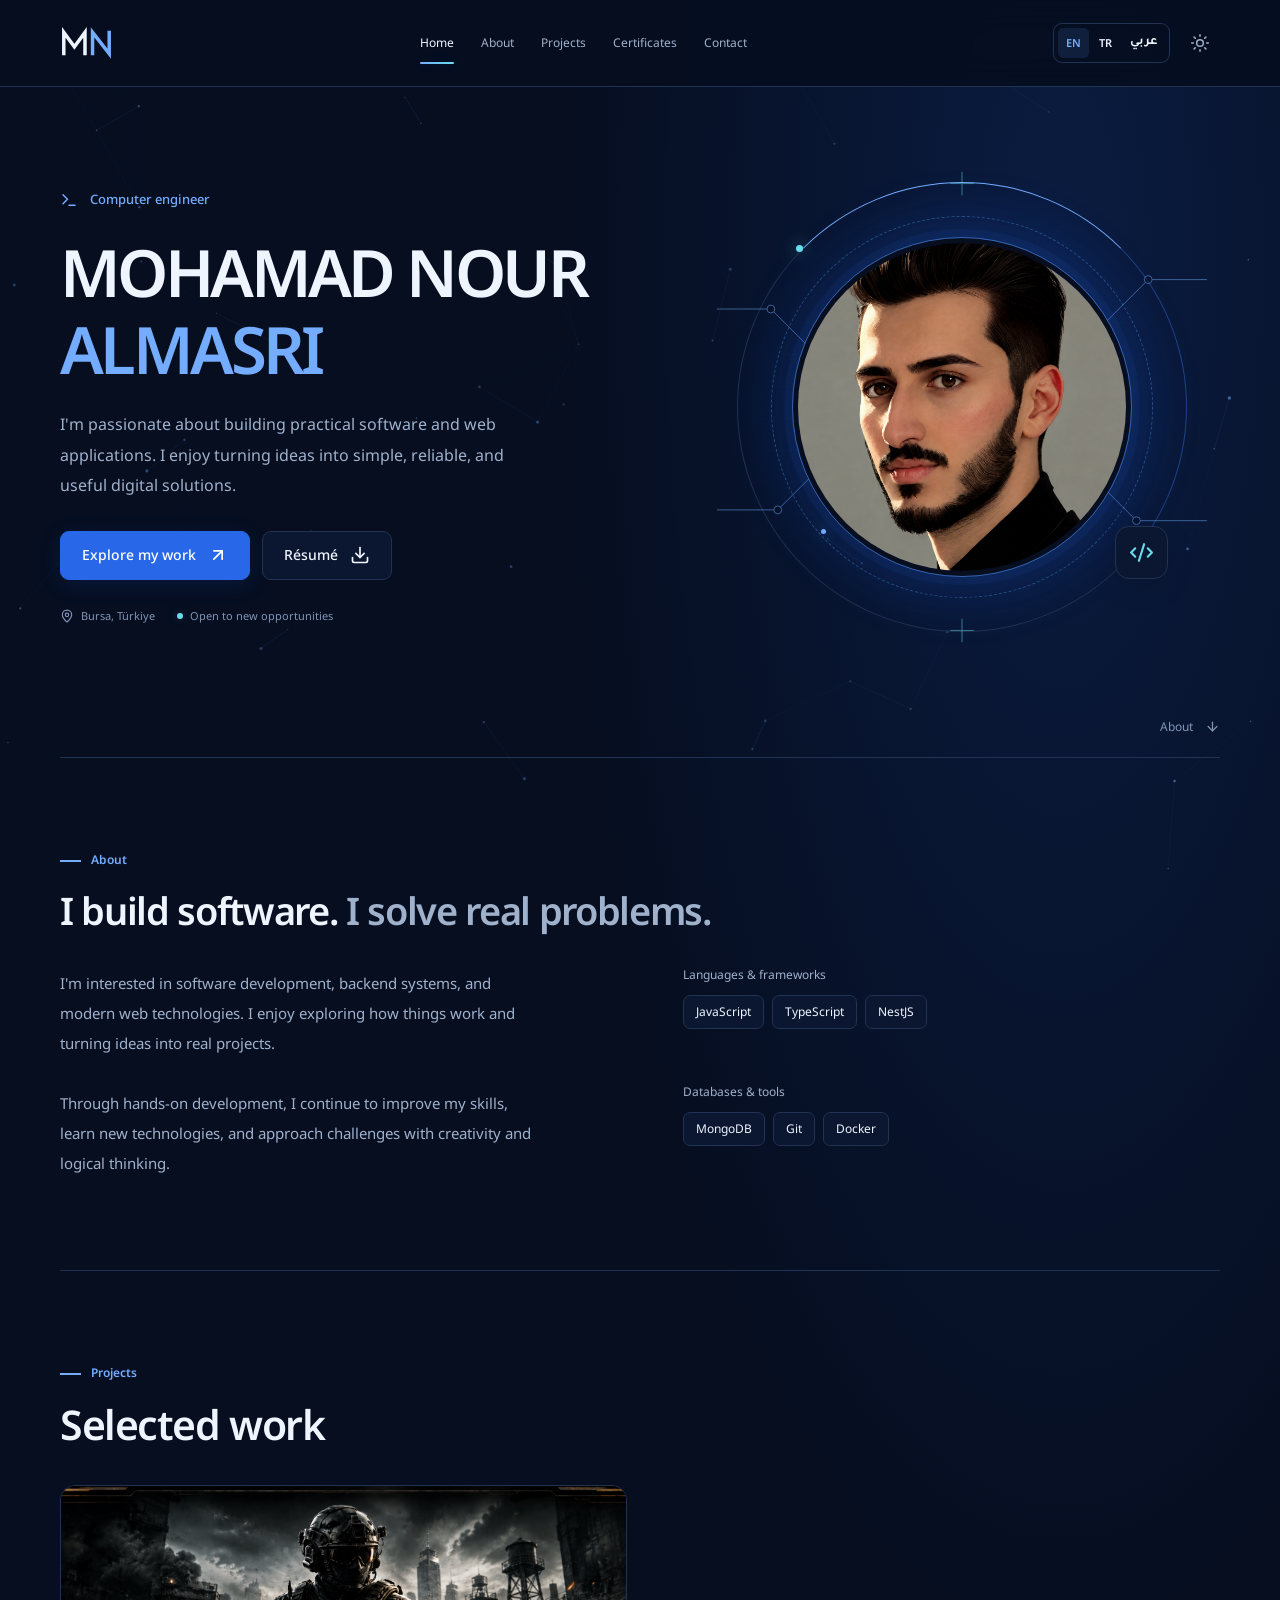
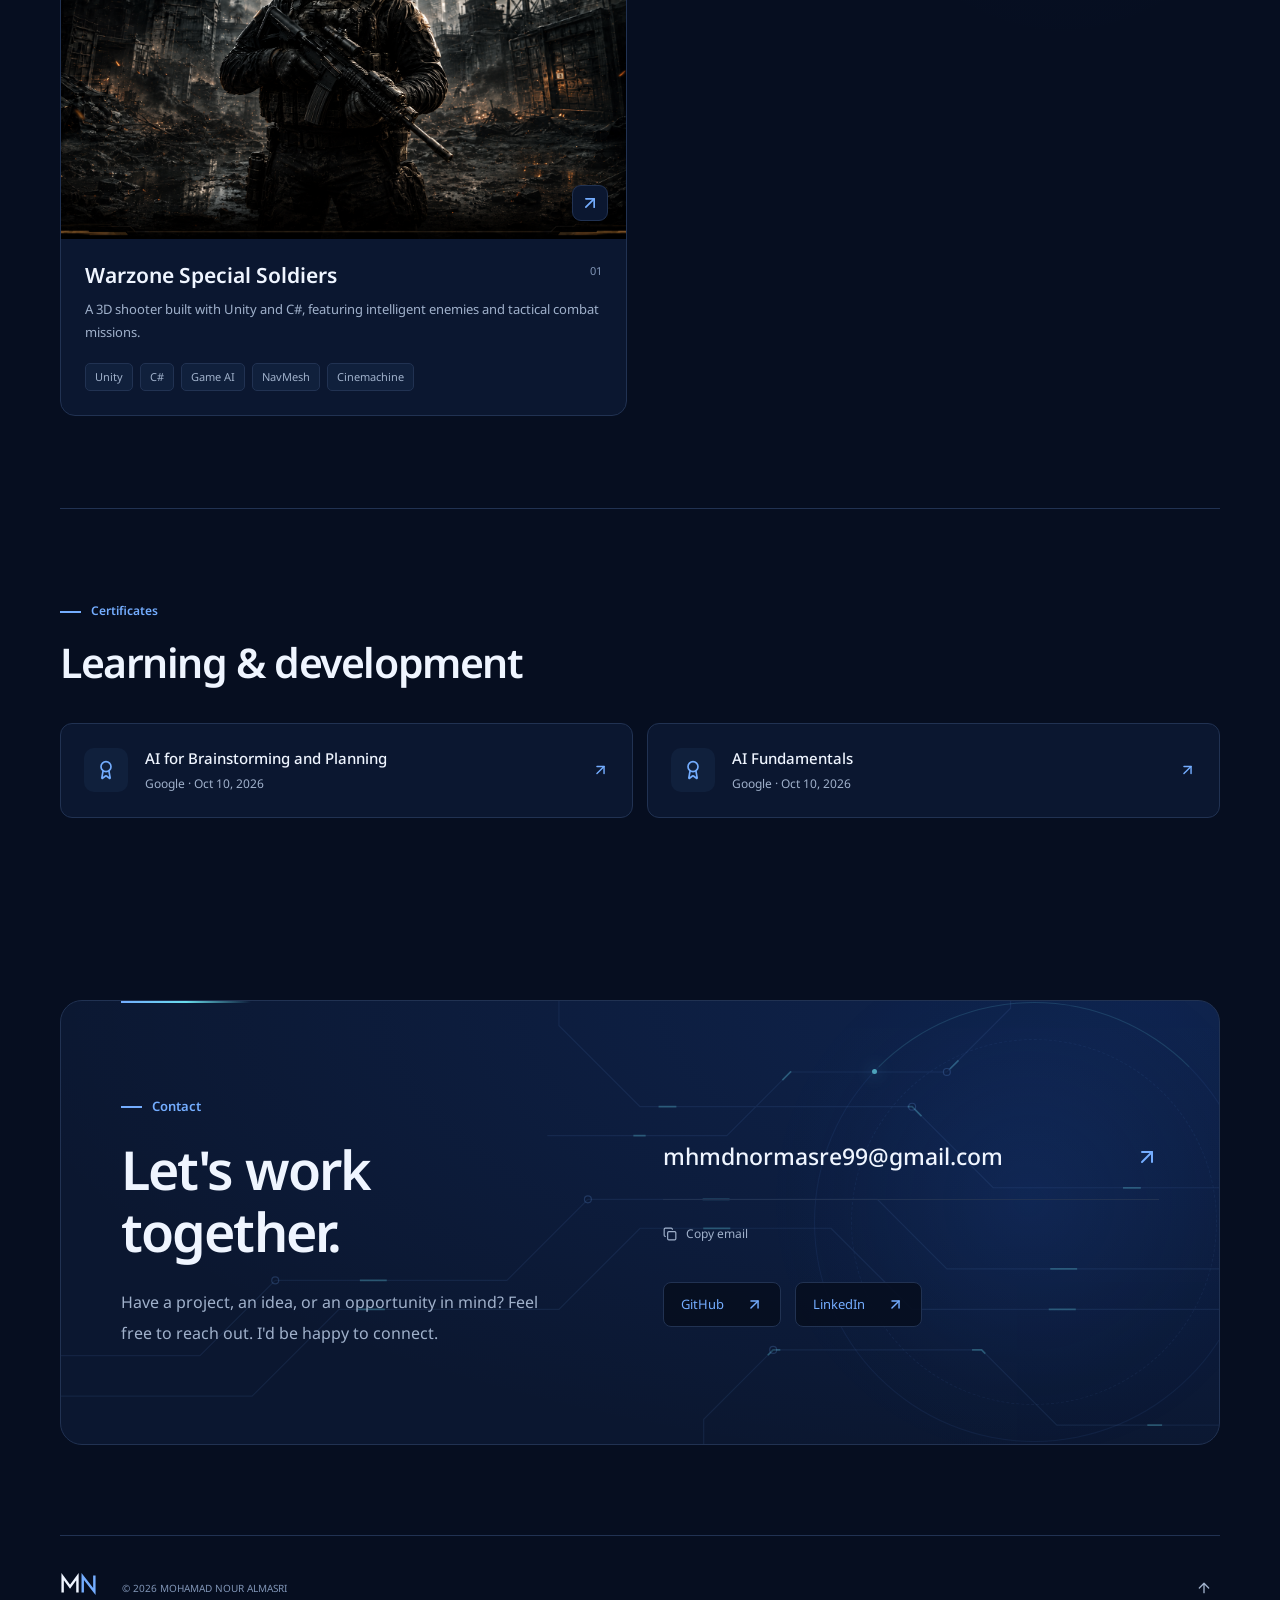
<file: index.html>
<!doctype html>
<html lang="en" dir="ltr" data-page="portfolio">
  <head>
    <meta charset="utf-8" />
    <meta name="viewport" content="width=device-width, initial-scale=1" />
    <meta name="theme-color" content="#060e20" />
    <meta
      name="description"
      content="I develop web applications and backend systems with a focus on clear, reliable software."
    />
    <meta name="robots" content="index,follow" />
    <meta property="og:type" content="website" />
    <meta
      property="og:title"
      content="Mohamad Nour Almasri | Computer engineer"
    />
    <meta
      property="og:description"
      content="I develop web applications and backend systems with a focus on clear, reliable software."
    />
    <title>Mohamad Nour Almasri | Computer engineer</title>
    <link rel="icon" href="assets/favicon.svg" type="image/svg+xml" />
    <script src="assets/js/theme.js"></script>
    <link rel="stylesheet" href="assets/fonts.css" />
    <link rel="stylesheet" href="assets/base.css" />
    <link rel="stylesheet" href="assets/portfolio.css" />
    <script defer src="data.js"></script>
    <script defer src="assets/js/dictionary.js"></script>
    <script defer src="assets/js/icons.js"></script>
    <script defer src="admin/auth-config.js"></script>
    <script defer src="assets/js/common.js?v=2"></script>
    <script defer src="assets/js/effects.js"></script>
    <script defer src="assets/js/portfolio.js"></script>
  </head>
  <body>
    <div id="app">
      <div class="language-root" data-locale="en" dir="ltr">
        <div class="portfolio" data-motion="on">
          <canvas class="site-particles" aria-hidden="true"></canvas>
          <a href="#main-content" class="skip-link">Skip to content</a>

          <header class="site-header">
            <div class="nav-wrap section-shell">
              <a
                href="#home"
                class="logo-link"
                aria-label="MN — Mohamad Nour Almasri"
                ><span class="brand brand-personal" dir="ltr"
                  ><svg
                    class="brand-symbol"
                    viewBox="0 0 70 44"
                    aria-label="MN"
                    role="img"
                  >
                    <path d="M5 36V8l14 19L33 8v28" />
                    <path d="M43 36V8l22 28V8" /></svg></span
              ></a>
              <nav id="primary-navigation" aria-label="Main navigation">
                <a href="#home" aria-current="location">Home</a
                ><a href="#about">About</a><a href="#contact">Contact</a>
              </nav>
              <div class="nav-actions">
                <div
                  class="language-switch"
                  role="group"
                  aria-label="Choose language"
                  dir="ltr"
                >
                  <svg
                    xmlns="http://www.w3.org/2000/svg"
                    width="20"
                    height="20"
                    viewBox="0 0 24 24"
                    fill="none"
                    stroke="currentColor"
                    stroke-width="2"
                    stroke-linecap="round"
                    stroke-linejoin="round"
                    class="lucide lucide-globe"
                    aria-hidden="true"
                  >
                    <circle cx="12" cy="12" r="10"></circle>
                    <path
                      d="M12 2a14.5 14.5 0 0 0 0 20 14.5 14.5 0 0 0 0-20"
                    ></path>
                    <path d="M2 12h20"></path></svg
                  ><button
                    type="button"
                    data-lang="en"
                    lang="en"
                    aria-label="English"
                    aria-pressed="true"
                  >
                    EN</button
                  ><button
                    type="button"
                    data-lang="tr"
                    lang="tr"
                    aria-label="Türkçe"
                    aria-pressed="false"
                  >
                    TR</button
                  ><button
                    type="button"
                    data-lang="ar"
                    lang="ar"
                    aria-label="العربية"
                    aria-pressed="false"
                  >
                    عربي
                  </button>
                </div>
                <button
                  class="icon-button theme-toggle"
                  type="button"
                  data-action="theme-toggle"
                  aria-label="Switch to light mode"
                  title="Switch to light mode"
                  aria-pressed="false"
                >
                  <svg
                    xmlns="http://www.w3.org/2000/svg"
                    width="20"
                    height="20"
                    viewBox="0 0 24 24"
                    fill="none"
                    stroke="currentColor"
                    stroke-width="1.8"
                    stroke-linecap="round"
                    stroke-linejoin="round"
                    aria-hidden="true"
                  >
                    <circle cx="12" cy="12" r="4" />
                    <path
                      d="M12 2v2m0 16v2M4.93 4.93l1.42 1.42m11.3 11.3 1.42 1.42M2 12h2m16 0h2M4.93 19.07l1.42-1.42m11.3-11.3 1.42-1.42"
                    />
                  </svg></button
                ><button
                  class="icon-button mobile-toggle"
                  data-action="menu"
                  aria-expanded="false"
                  aria-controls="primary-navigation"
                  aria-label="Menu"
                >
                  <svg
                    xmlns="http://www.w3.org/2000/svg"
                    width="20"
                    height="20"
                    viewBox="0 0 24 24"
                    fill="none"
                    stroke="currentColor"
                    stroke-width="2"
                    stroke-linecap="round"
                    stroke-linejoin="round"
                    class="lucide lucide-menu"
                    aria-hidden="true"
                  >
                    <path d="M4 5h16"></path>
                    <path d="M4 12h16"></path>
                    <path d="M4 19h16"></path>
                  </svg>
                </button>
              </div>
            </div>
          </header>
          <main id="main-content">
            <section id="home" class="hero section-shell">
              <div class="hero-grid">
                <div class="hero-copy">
                  <p class="hero-role">
                    <svg
                      xmlns="http://www.w3.org/2000/svg"
                      width="20"
                      height="20"
                      viewBox="0 0 24 24"
                      fill="none"
                      stroke="currentColor"
                      stroke-width="2"
                      stroke-linecap="round"
                      stroke-linejoin="round"
                      class="lucide lucide-terminal"
                      aria-hidden="true"
                    >
                      <path d="M12 19h8"></path>
                      <path d="m4 17 6-6-6-6"></path></svg
                    ><span>Computer engineer</span>
                  </p>
                  <h1 class="hero-name">Mohamad Nour <span>Almasri</span></h1>
                  <p class="hero-description">
                    I develop web applications and backend systems with a focus
                    on clear, reliable software.
                  </p>
                  <div class="hero-buttons">
                    <a href="#contact" class="button primary"
                      >Let’s talk<svg
                        xmlns="http://www.w3.org/2000/svg"
                        width="20"
                        height="20"
                        viewBox="0 0 24 24"
                        fill="none"
                        stroke="currentColor"
                        stroke-width="2"
                        stroke-linecap="round"
                        stroke-linejoin="round"
                        class="lucide lucide-arrow-up-right"
                        aria-hidden="true"
                      >
                        <path d="M7 7h10v10"></path>
                        <path d="M7 17 17 7"></path></svg
                    ></a>
                    <a
                      class="button secondary"
                      href="./assets/profile/resume.pdf"
                      data-action="resume"
                      target="_blank"
                      rel="noopener noreferrer"
                      >Résumé<svg
                        xmlns="http://www.w3.org/2000/svg"
                        width="20"
                        height="20"
                        viewBox="0 0 24 24"
                        fill="none"
                        stroke="currentColor"
                        stroke-width="2"
                        stroke-linecap="round"
                        stroke-linejoin="round"
                        class="lucide lucide-download"
                        aria-hidden="true"
                      >
                        <path d="M12 15V3"></path>
                        <path
                          d="M21 15v4a2 2 0 0 1-2 2H5a2 2 0 0 1-2-2v-4"
                        ></path>
                        <path d="m7 10 5 5 5-5"></path></svg
                    ></a>
                  </div>
                  <div class="hero-meta">
                    <span
                      ><svg
                        xmlns="http://www.w3.org/2000/svg"
                        width="20"
                        height="20"
                        viewBox="0 0 24 24"
                        fill="none"
                        stroke="currentColor"
                        stroke-width="2"
                        stroke-linecap="round"
                        stroke-linejoin="round"
                        class="lucide lucide-map-pin"
                        aria-hidden="true"
                      >
                        <path
                          d="M20 10c0 4.993-5.539 10.193-7.399 11.799a1 1 0 0 1-1.202 0C9.539 20.193 4 14.993 4 10a8 8 0 0 1 16 0"
                        ></path>
                        <circle cx="12" cy="10" r="3"></circle></svg
                      >Bursa, Türkiye</span
                    ><span class="availability"
                      ><i></i>Open to new opportunities</span
                    >
                  </div>
                </div>
                <div class="portrait-stage">
                  <div class="portrait-grid" aria-hidden="true"></div>
                  <div class="portrait-orbit orbit-outer" aria-hidden="true">
                    <i></i>
                  </div>
                  <div class="portrait-orbit orbit-inner" aria-hidden="true">
                    <i></i>
                  </div>
                  <svg
                    class="portrait-traces"
                    viewBox="0 0 500 500"
                    fill="none"
                    aria-hidden="true"
                  >
                    <path
                      d="M0 150h55l45 45h26M0 355h62l32-32h26M500 120h-60l-47 47h-22M500 366h-72l-37-37h-27"
                    />
                    <circle cx="55" cy="150" r="4" />
                    <circle cx="440" cy="120" r="4" />
                    <circle cx="62" cy="355" r="4" />
                    <circle cx="428" cy="366" r="4" />
                    <path
                      class="trace-ticks"
                      d="M238 22h24M250 10v24M238 478h24M250 466v24"
                    />
                  </svg>
                  <div class="portrait-frame">
                    <img
                      src="./assets/profile/avatar.png"
                      alt="Mohamad Nour Almasri"
                      width="516"
                      height="718"
                      fetchpriority="high"
                      decoding="async"
                      style="object-position: 50% 35%"
                    />
                  </div>
                  <span class="portrait-mark" aria-hidden="true"
                    ><svg
                      xmlns="http://www.w3.org/2000/svg"
                      width="20"
                      height="20"
                      viewBox="0 0 24 24"
                      fill="none"
                      stroke="currentColor"
                      stroke-width="2"
                      stroke-linecap="round"
                      stroke-linejoin="round"
                      class="lucide lucide-code-xml"
                      aria-hidden="true"
                    >
                      <path d="m18 16 4-4-4-4"></path>
                      <path d="m6 8-4 4 4 4"></path>
                      <path d="m14.5 4-5 16"></path></svg
                  ></span>
                </div>
              </div>
              <div class="hero-baseline">
                <a href="#about"
                  >About<svg
                    xmlns="http://www.w3.org/2000/svg"
                    width="20"
                    height="20"
                    viewBox="0 0 24 24"
                    fill="none"
                    stroke="currentColor"
                    stroke-width="2"
                    stroke-linecap="round"
                    stroke-linejoin="round"
                    class="lucide lucide-arrow-down"
                    aria-hidden="true"
                  >
                    <path d="M12 5v14"></path>
                    <path d="m19 12-7 7-7-7"></path></svg
                ></a>
              </div>
            </section>
            <section
              id="about"
              class="about-section section-shell section-space"
              data-reveal
            >
              <div class="section-heading">
                <span class="section-kicker">About</span>
                <h2>I build software. <span>I solve real problems.</span></h2>
              </div>
              <div class="about-grid">
                <p class="about-description preserve-lines">
                  I enjoy understanding how systems work and turning ideas into
                  practical software. My focus is backend development,
                  databases, and the details that make a web application work
                  well.
                </p>
                <div class="skills-list">
                  <div class="skill-group">
                    <h3>Languages &amp; frameworks</h3>
                    <div class="skill-pills">
                      <span dir="auto">JavaScript</span
                      ><span dir="auto">TypeScript</span
                      ><span dir="auto">Node.js</span
                      ><span dir="auto">NestJS</span>
                    </div>
                  </div>
                  <div class="skill-group">
                    <h3>Databases &amp; tools</h3>
                    <div class="skill-pills">
                      <span dir="auto">PostgreSQL</span
                      ><span dir="auto">MongoDB</span><span dir="auto">Git</span
                      ><span dir="auto">Docker</span>
                    </div>
                  </div>
                </div>
              </div>
            </section>

            <section
              id="contact"
              class="contact-section section-shell section-space"
              data-reveal
            >
              <div class="contact-panel">
                <div class="contact-visual" aria-hidden="true">
                  <div class="contact-halo"></div>
                  <div class="contact-orbit"><i></i></div>
                  <svg
                    class="contact-circuits"
                    viewBox="0 0 1000 500"
                    preserveAspectRatio="xMidYMid slice"
                    fill="none"
                  >
                    <g class="circuit-tracks">
                      <path
                        d="M-40 365H120L185 300H385L455 230H705L765 290H1040"
                      />
                      <path
                        d="M-40 400H165L240 325H430L500 255H665L735 325H1040"
                      />
                      <path d="M430 -20V80L500 150H735L805 220H1040" />
                      <path d="M555 520V420L615 360H795L860 425H1040" />
                      <path d="M820 -20V65L765 120H630L575 175H420" />
                    </g>
                    <g class="circuit-signals">
                      <path
                        d="M-40 365H120L185 300H385L455 230H705L765 290H1040"
                        pathLength="100"
                        style="animation-delay: -0s"
                      />
                      <path
                        d="M-40 400H165L240 325H430L500 255H665L735 325H1040"
                        pathLength="100"
                        style="animation-delay: -2.8s"
                      />
                      <path
                        d="M430 -20V80L500 150H735L805 220H1040"
                        pathLength="100"
                        style="animation-delay: -5.6s"
                      />
                      <path
                        d="M555 520V420L615 360H795L860 425H1040"
                        pathLength="100"
                        style="animation-delay: -8.399999999999999s"
                      />
                      <path
                        d="M820 -20V65L765 120H630L575 175H420"
                        pathLength="100"
                        style="animation-delay: -11.2s"
                      />
                    </g>
                    <g class="circuit-nodes">
                      <circle cx="185" cy="300" r="3" />
                      <circle cx="455" cy="230" r="3" />
                      <circle cx="735" cy="150" r="3" />
                      <circle cx="615" cy="360" r="3" />
                      <circle cx="765" cy="120" r="3" />
                    </g>
                  </svg>
                </div>
                <div class="contact-copy">
                  <span class="section-kicker">Contact</span>
                  <h2>Let&#39;s work together.</h2>
                  <p>
                    Have a project, an idea, or an opportunity in mind? Feel
                    free to reach out. I&#39;d be happy to connect.
                  </p>
                </div>
                <div class="contact-links">
                  <a
                    class="contact-email"
                    href="mailto:mhmdnormasre99@gmail.com"
                    ><span dir="ltr">mhmdnormasre99@gmail.com</span
                    ><svg
                      xmlns="http://www.w3.org/2000/svg"
                      width="20"
                      height="20"
                      viewBox="0 0 24 24"
                      fill="none"
                      stroke="currentColor"
                      stroke-width="2"
                      stroke-linecap="round"
                      stroke-linejoin="round"
                      class="lucide lucide-arrow-up-right"
                      aria-hidden="true"
                    >
                      <path d="M7 7h10v10"></path>
                      <path d="M7 17 17 7"></path></svg></a
                  ><button
                    class="text-link email-copy"
                    data-action="copy-email"
                  >
                    <svg
                      xmlns="http://www.w3.org/2000/svg"
                      width="20"
                      height="20"
                      viewBox="0 0 24 24"
                      fill="none"
                      stroke="currentColor"
                      stroke-width="2"
                      stroke-linecap="round"
                      stroke-linejoin="round"
                      class="lucide lucide-copy"
                      aria-hidden="true"
                    >
                      <rect
                        width="14"
                        height="14"
                        x="8"
                        y="8"
                        rx="2"
                        ry="2"
                      ></rect>
                      <path
                        d="M4 16c-1.1 0-2-.9-2-2V4c0-1.1.9-2 2-2h10c1.1 0 2 .9 2 2"
                      ></path></svg
                    >Copy email
                  </button>
                  <div class="social-links">
                    <a
                      class="text-link"
                      href="https://github.com/M-Nour-44"
                      target="_blank"
                      rel="noopener noreferrer"
                      >GitHub<svg
                        xmlns="http://www.w3.org/2000/svg"
                        width="20"
                        height="20"
                        viewBox="0 0 24 24"
                        fill="none"
                        stroke="currentColor"
                        stroke-width="2"
                        stroke-linecap="round"
                        stroke-linejoin="round"
                        class="lucide lucide-arrow-up-right"
                        aria-hidden="true"
                      >
                        <path d="M7 7h10v10"></path>
                        <path d="M7 17 17 7"></path></svg></a
                    ><a
                      class="text-link"
                      href="https://www.linkedin.com/in/mohamad-nour-almasri-5142a1296/"
                      target="_blank"
                      rel="noopener noreferrer"
                      >LinkedIn<svg
                        xmlns="http://www.w3.org/2000/svg"
                        width="20"
                        height="20"
                        viewBox="0 0 24 24"
                        fill="none"
                        stroke="currentColor"
                        stroke-width="2"
                        stroke-linecap="round"
                        stroke-linejoin="round"
                        class="lucide lucide-arrow-up-right"
                        aria-hidden="true"
                      >
                        <path d="M7 7h10v10"></path>
                        <path d="M7 17 17 7"></path></svg
                    ></a>
                  </div>
                </div>
              </div>
            </section>
          </main>
          <footer class="site-footer section-shell">
            <div class="footer-identity">
              <a href="#home" aria-label="MN"
                ><span class="brand brand-personal" dir="ltr"
                  ><svg
                    class="brand-symbol"
                    viewBox="0 0 70 44"
                    aria-label="MN"
                    role="img"
                  >
                    <path d="M5 36V8l14 19L33 8v28" />
                    <path d="M43 36V8l22 28V8" /></svg></span></a
              ><small>© 2026 Mohamad Nour Almasri</small>
            </div>
            <div class="footer-actions">
              <a
                href="#home"
                class="icon-button back-top"
                aria-label="Back to top"
                ><svg
                  xmlns="http://www.w3.org/2000/svg"
                  width="20"
                  height="20"
                  viewBox="0 0 24 24"
                  fill="none"
                  stroke="currentColor"
                  stroke-width="2"
                  stroke-linecap="round"
                  stroke-linejoin="round"
                  class="lucide lucide-arrow-up"
                  aria-hidden="true"
                >
                  <path d="m5 12 7-7 7 7"></path>
                  <path d="M12 19V5"></path></svg
              ></a>
            </div>
          </footer>
        </div>
      </div>
    </div>
    <noscript
      ><p class="preview-notice">
        Enable JavaScript for language switching and interactive details.
      </p></noscript
    >
  </body>
</html>
</file>
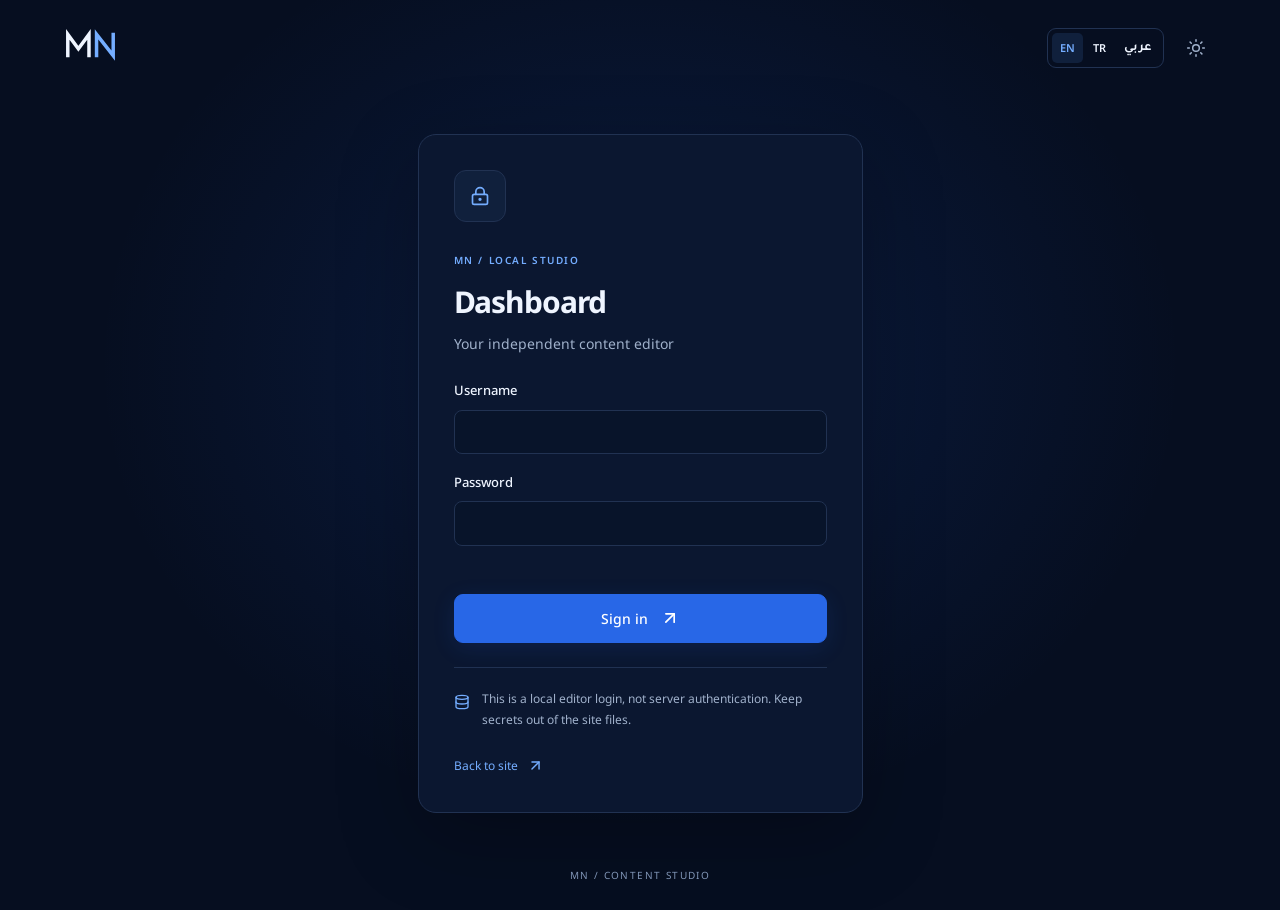
<file: admin/index.html>
<!doctype html>
<html lang="en" dir="ltr" data-page="admin">
  <head>
    <meta charset="utf-8" />
    <meta name="viewport" content="width=device-width, initial-scale=1" />
    <meta name="theme-color" content="#060e20" />
    <meta name="description" content="MN local content studio." />
    <meta name="robots" content="noindex,nofollow" />

    <title>MN | Dashboard</title>
    <link rel="icon" href="../assets/favicon.svg" type="image/svg+xml" />
    <script src="../assets/js/theme.js"></script>
    <link rel="stylesheet" href="../assets/fonts.css" />
    <link rel="stylesheet" href="../assets/base.css" />
    <link rel="stylesheet" href="../assets/admin.css" />
    <script defer src="../data.js"></script>
    <script defer src="../assets/js/dictionary.js"></script>
    <script defer src="../assets/js/icons.js"></script>
    <script defer src="../admin/auth-config.js"></script>
    <script defer src="../assets/js/common.js?v=2"></script>
    <script defer src="../assets/js/portfolio.js"></script>
    <script defer src="../assets/js/document.js"></script>
    <script defer src="../assets/js/admin.js"></script>
  </head>
  <body>
    <div id="app">
      <div class="language-root" data-locale="en">
        <div class="login-screen">
          <div class="login-top">
            <a href="../index.html"
              ><span class="brand brand-personal" dir="ltr"
                ><svg
                  class="brand-symbol"
                  viewBox="0 0 70 44"
                  aria-label="MN"
                  role="img"
                >
                  <path d="M5 36V8l14 19L33 8v28" />
                  <path d="M43 36V8l22 28V8" /></svg></span
            ></a>
            <div class="login-top-actions">
              <div
                class="language-switch"
                role="group"
                aria-label="Choose language"
                dir="ltr"
              >
                <svg
                  xmlns="http://www.w3.org/2000/svg"
                  width="20"
                  height="20"
                  viewBox="0 0 24 24"
                  fill="none"
                  stroke="currentColor"
                  stroke-width="2"
                  stroke-linecap="round"
                  stroke-linejoin="round"
                  class="lucide lucide-globe"
                  aria-hidden="true"
                >
                  <circle cx="12" cy="12" r="10"></circle>
                  <path
                    d="M12 2a14.5 14.5 0 0 0 0 20 14.5 14.5 0 0 0 0-20"
                  ></path>
                  <path d="M2 12h20"></path></svg
                ><button
                  type="button"
                  data-lang="en"
                  lang="en"
                  aria-label="English"
                  aria-pressed="true"
                >
                  EN</button
                ><button
                  type="button"
                  data-lang="tr"
                  lang="tr"
                  aria-label="Türkçe"
                  aria-pressed="false"
                >
                  TR</button
                ><button
                  type="button"
                  data-lang="ar"
                  lang="ar"
                  aria-label="العربية"
                  aria-pressed="false"
                >
                  عربي
                </button>
              </div>
              <button
                class="icon-button theme-toggle"
                type="button"
                data-action="theme-toggle"
                aria-label="Switch to light mode"
                title="Switch to light mode"
                aria-pressed="false"
              >
                <svg
                  xmlns="http://www.w3.org/2000/svg"
                  width="20"
                  height="20"
                  viewBox="0 0 24 24"
                  fill="none"
                  stroke="currentColor"
                  stroke-width="1.8"
                  stroke-linecap="round"
                  stroke-linejoin="round"
                  aria-hidden="true"
                >
                  <circle cx="12" cy="12" r="4" />
                  <path
                    d="M12 2v2m0 16v2M4.93 4.93l1.42 1.42m11.3 11.3 1.42 1.42M2 12h2m16 0h2M4.93 19.07l1.42-1.42m11.3-11.3 1.42-1.42"
                  />
                </svg>
              </button>
            </div>
          </div>
          <main class="login-card">
            <div class="login-emblem">
              <svg
                xmlns="http://www.w3.org/2000/svg"
                width="20"
                height="20"
                viewBox="0 0 24 24"
                fill="none"
                stroke="currentColor"
                stroke-width="2"
                stroke-linecap="round"
                stroke-linejoin="round"
                class="lucide lucide-lock-keyhole"
                aria-hidden="true"
              >
                <circle cx="12" cy="16" r="1"></circle>
                <rect x="3" y="10" width="18" height="12" rx="2"></rect>
                <path d="M7 10V7a5 5 0 0 1 10 0v3"></path>
              </svg>
            </div>
            <span class="eyebrow" dir="ltr">MN / LOCAL STUDIO</span>
            <h1>Dashboard</h1>
            <p>Your independent content editor</p>
            <form id="login-form">
              <label class="field"
                ><span>Username</span
                ><input
                  name="username"
                  autocomplete="username"
                  value=""
                  maxlength="2000"
                  required
                  dir="auto" /></label
              ><label class="field"
                ><span>Password</span
                ><input
                  name="password"
                  type="password"
                  autocomplete="current-password"
                  value=""
                  maxlength="2000"
                  required
                  dir="auto"
              /></label>
              <p id="login-error" class="form-error" role="alert"></p>
              <button class="button primary" type="submit">
                Sign in<svg
                  xmlns="http://www.w3.org/2000/svg"
                  width="20"
                  height="20"
                  viewBox="0 0 24 24"
                  fill="none"
                  stroke="currentColor"
                  stroke-width="2"
                  stroke-linecap="round"
                  stroke-linejoin="round"
                  class="lucide lucide-arrow-up-right"
                  aria-hidden="true"
                >
                  <path d="M7 7h10v10"></path>
                  <path d="M7 17 17 7"></path>
                </svg>
              </button>
            </form>
            <div class="local-explanation">
              <svg
                xmlns="http://www.w3.org/2000/svg"
                width="20"
                height="20"
                viewBox="0 0 24 24"
                fill="none"
                stroke="currentColor"
                stroke-width="2"
                stroke-linecap="round"
                stroke-linejoin="round"
                class="lucide lucide-database"
                aria-hidden="true"
              >
                <ellipse cx="12" cy="5" rx="9" ry="3"></ellipse>
                <path d="M3 5V19A9 3 0 0 0 21 19V5"></path>
                <path d="M3 12A9 3 0 0 0 21 12"></path>
              </svg>
              <p>
                This is a local editor login, not server authentication. Keep
                secrets out of the site files.
              </p>
            </div>
            <a class="text-link" href="../index.html"
              >Back to site<svg
                xmlns="http://www.w3.org/2000/svg"
                width="20"
                height="20"
                viewBox="0 0 24 24"
                fill="none"
                stroke="currentColor"
                stroke-width="2"
                stroke-linecap="round"
                stroke-linejoin="round"
                class="lucide lucide-arrow-up-right"
                aria-hidden="true"
              >
                <path d="M7 7h10v10"></path>
                <path d="M7 17 17 7"></path></svg
            ></a>
          </main>
          <span class="login-footer" dir="ltr">MN / CONTENT STUDIO</span>
        </div>
      </div>
    </div>
    <noscript
      ><p class="preview-notice">
        Enable JavaScript to use the content editor.
      </p></noscript
    >
  </body>
</html>
</file>
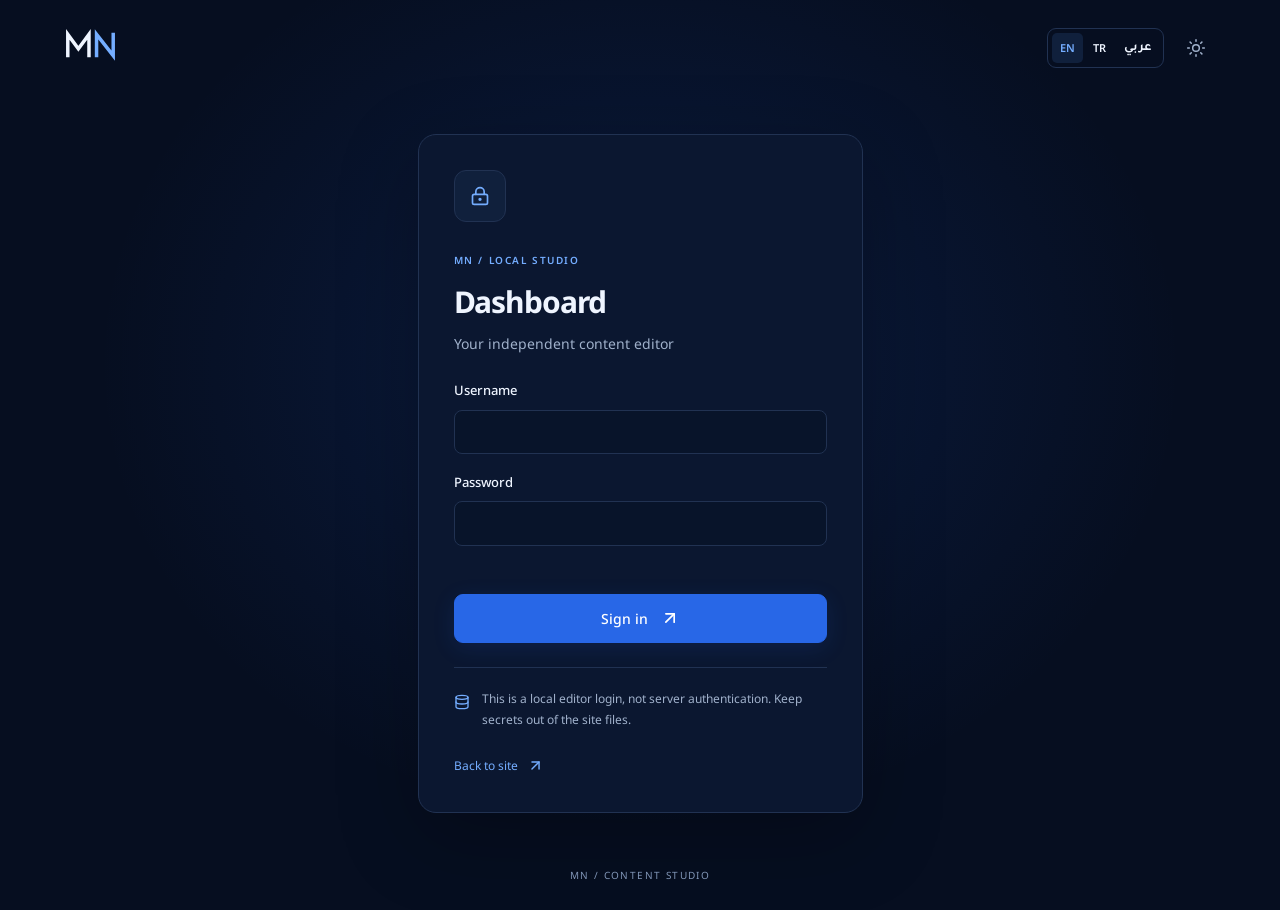
<file: admin.html>
<!doctype html>
<html lang="en">
  <meta charset="utf-8" /><meta name="robots" content="noindex" /><title>
    MN Admin
  </title>
  <script>
    location.replace("./admin/" + location.search + location.hash);
  </script>
  <a href="./admin/">Open admin</a>
</html>
</file>
<file: assets/fonts.css>
@font-face {
  font-family: "Noto Sans";
  font-style: normal;
  font-weight: 400;
  font-display: swap;
  src: url("fonts/noto-sans-400.woff") format("woff");
}
@font-face {
  font-family: "Noto Sans";
  font-style: normal;
  font-weight: 500;
  font-display: swap;
  src: url("fonts/noto-sans-500.woff") format("woff");
}
@font-face {
  font-family: "Noto Sans";
  font-style: normal;
  font-weight: 600;
  font-display: swap;
  src: url("fonts/noto-sans-600.woff") format("woff");
}
@font-face {
  font-family: "Noto Sans";
  font-style: normal;
  font-weight: 700;
  font-display: swap;
  src: url("fonts/noto-sans-700.woff") format("woff");
}
@font-face {
  font-family: "Tajawal";
  font-style: normal;
  font-weight: 400;
  font-display: swap;
  src: url("fonts/tajawal-400.woff") format("woff");
}
@font-face {
  font-family: "Tajawal";
  font-style: normal;
  font-weight: 500;
  font-display: swap;
  src: url("fonts/tajawal-500.woff") format("woff");
}
@font-face {
  font-family: "Tajawal";
  font-style: normal;
  font-weight: 700;
  font-display: swap;
  src: url("fonts/tajawal-700.woff") format("woff");
}
</file>
<file: assets/base.css>
/* MN design tokens and shared controls. Dark blue is the default. */
:root,
html[data-theme="dark"] {
  color-scheme: dark;
  --bg: #060e20;
  --surface: #0b1730;
  --surface-2: #10203c;
  --input: #08142a;
  --text: #eff5ff;
  --muted: #a0b1cb;
  --faint: #8095b6;
  --line: #213252;
  --accent: #74adff;
  --blue: #2867e7;
  --cyan: #68dded;
  --glow: rgba(37, 108, 249, 0.15);
  --header: rgba(6, 14, 32, 0.9);
  --shadow: 0 24px 80px rgba(0, 0, 0, 0.25);
  --font: "Noto Sans", Arial, sans-serif;
  --radius: 16px;
}
html[data-theme="light"] {
  color-scheme: light;
  --bg: #f4f7fd;
  --surface: #fff;
  --surface-2: #eaf0fb;
  --input: #f6f8fd;
  --text: #10203e;
  --muted: #4e627f;
  --faint: #5c7090;
  --line: #ccd9ec;
  --accent: #245cc2;
  --blue: #2862d6;
  --cyan: #087786;
  --glow: rgba(37, 108, 249, 0.08);
  --header: rgba(244, 247, 253, 0.94);
  --shadow: 0 24px 70px rgba(35, 66, 119, 0.1);
}
* {
  box-sizing: border-box;
}
html {
  scroll-behavior: smooth;
  scroll-padding-top: 108px;
}
body {
  margin: 0;
  background: var(--bg);
  color: var(--text);
  font-family: var(--font);
  font-size: 15px;
  line-height: 1.65;
  -webkit-font-smoothing: antialiased;
}
h1,
h2,
h3,
h4,
p {
  margin: 0;
}
button,
input,
textarea,
select {
  font: inherit;
}
button,
a,
input,
select,
textarea {
  -webkit-tap-highlight-color: transparent;
}
button {
  cursor: pointer;
}
button,
a {
  touch-action: manipulation;
}
button {
  color: inherit;
  border: 0;
  background: none;
}
a {
  color: inherit;
  text-decoration: none;
}
img {
  max-width: 100%;
  display: block;
}
svg {
  width: 20px;
  height: 20px;
  flex-shrink: 0;
  vertical-align: middle;
}
button:disabled {
  opacity: 0.45;
  cursor: not-allowed;
}
::selection {
  background: #256ad4;
  color: white;
}
:focus-visible {
  outline: 2px solid var(--cyan);
  outline-offset: 5px;
}
input:focus-visible,
textarea:focus-visible,
select:focus-visible {
  outline-offset: 1px;
}
button,
a {
  transition:
    color 0.2s,
    background 0.2s,
    border-color 0.2s,
    box-shadow 0.2s;
}
button:hover,
a:hover {
  color: var(--accent);
}
[hidden] {
  display: none !important;
}
.language-root[dir="rtl"],
html[lang="ar"] body {
  --font: "Tajawal", Arial, sans-serif;
  line-height: 1.8;
}
h1,
h2,
h3 {
  line-height: 1.22;
  letter-spacing: -0.035em;
}
[dir="rtl"] h1,
[dir="rtl"] h2,
[dir="rtl"] h3 {
  letter-spacing: 0;
}
h2 {
  font-size: clamp(26px, 3.2vw, 42px);
  font-weight: 600;
}
h3 {
  font-size: 20px;
  font-weight: 600;
}
.preserve-lines {
  white-space: pre-line;
}
.subtle {
  color: var(--muted);
}
.sr-only {
  position: absolute;
  width: 1px;
  height: 1px;
  padding: 0;
  margin: -1px;
  overflow: hidden;
  clip: rect(0, 0, 0, 0);
  white-space: nowrap;
  border: 0;
}
.skip-link {
  position: fixed;
  z-index: 100;
  top: -100px;
  inset-inline-start: 20px;
  background: var(--blue);
  color: #fff;
  border-radius: 8px;
  padding: 12px 20px;
}
.skip-link:focus {
  top: 15px;
}
.brand {
  display: inline-flex;
  align-items: center;
  color: var(--text);
}
.brand-symbol {
  display: block;
  width: 53px;
  height: 34px;
  fill: none;
  stroke: currentColor;
  stroke-width: 4.6;
  stroke-linecap: square;
  stroke-linejoin: miter;
}
.brand .brand-symbol path:last-child {
  stroke: var(--accent);
}
.button {
  display: inline-flex;
  align-items: center;
  justify-content: center;
  gap: 12px;
  padding: 13px 21px;
  min-height: 49px;
  border-radius: 9px;
  border: 1px solid transparent;
  font-size: 14px;
  font-weight: 500;
  line-height: 1.4;
  text-align: center;
}
.button.primary {
  background: var(--blue);
  border-color: var(--blue);
  color: #fff;
  box-shadow: 0 5px 22px rgba(29, 91, 233, 0.14);
}
.button.primary:hover {
  background: #205bd2;
  border-color: #5c96ff;
  box-shadow: 0 7px 28px rgba(29, 91, 233, 0.26);
}
.button.secondary {
  border-color: var(--line);
  background: var(--surface);
  color: var(--text);
}
.button.secondary:hover {
  border-color: var(--accent);
  background: var(--surface-2);
}
.button.compact {
  min-height: 40px;
  padding: 9px 14px;
  font-size: 12px;
}
.button.danger {
  background: #92283f;
  color: #fff;
  border-color: #c34a64;
}
.icon-button {
  width: 40px;
  height: 40px;
  display: inline-flex;
  align-items: center;
  justify-content: center;
  border: 1px solid transparent;
  border-radius: 9px;
  color: var(--muted);
  flex-shrink: 0;
}
.icon-button:hover {
  background: var(--surface-2);
  border-color: var(--line);
  color: var(--accent);
}
.icon-button.danger {
  color: #e77286;
}
.text-link {
  display: inline-flex;
  align-items: center;
  gap: 9px;
  font-size: 14px;
  padding: 0;
  color: var(--accent);
}
.text-link svg {
  width: 17px;
  height: 17px;
}
.language-switch {
  display: flex;
  gap: 2px;
  align-items: center;
  padding: 4px;
  border: 1px solid var(--line);
  border-radius: 9px;
}
.language-switch > svg {
  display: none;
}
.language-switch button {
  padding: 5px 8px;
  min-height: 30px;
  font-size: 11px;
  border-radius: 5px;
  font-weight: 600;
  line-height: 1.5;
}
.language-switch button[aria-pressed="true"] {
  background: var(--surface-2);
  color: var(--accent);
}
.language-switch button[lang="ar"] {
  font-family: "Tajawal", sans-serif;
  font-size: 13px;
}
.eyebrow {
  font:
    600 10px "Noto Sans",
    sans-serif;
  letter-spacing: 0.16em;
  color: var(--accent);
}
.section-kicker {
  display: block;
  font-size: 12px;
  font-weight: 600;
  color: var(--accent);
  margin-bottom: 17px;
}
.section-kicker:before {
  content: "";
  display: inline-block;
  width: 21px;
  height: 2px;
  background: var(--accent);
  margin-inline-end: 10px;
  vertical-align: middle;
}
.section-heading {
  margin-bottom: 35px;
}
.field {
  display: flex;
  flex-direction: column;
  gap: 8px;
  min-width: 0;
}
.field > span {
  font-size: 13px;
  font-weight: 500;
  color: var(--text);
}
input:not([type="checkbox"]):not([type="file"]):not([type="range"]),
textarea,
select {
  width: 100%;
  min-width: 0;
  min-height: 44px;
  border: 1px solid var(--line);
  border-radius: 8px;
  background: var(--input);
  color: var(--text);
  padding: 10px 12px;
  font-size: 14px;
  line-height: 1.6;
}
textarea {
  resize: vertical;
}
input::placeholder,
textarea::placeholder {
  color: var(--faint);
}
input[type="range"] {
  accent-color: var(--blue);
  width: 100%;
}
input[type="checkbox"] {
  accent-color: var(--blue);
  width: 18px;
  height: 18px;
  flex-shrink: 0;
}
select {
  cursor: pointer;
}
.field small,
.asset-field small {
  font-size: 12px;
  color: var(--muted);
}
.form-grid {
  display: grid;
  grid-template-columns: repeat(2, minmax(0, 1fr));
  gap: 21px;
}
.full-width {
  grid-column: 1/-1;
}
.static-toggle {
  display: flex;
  align-items: center;
  gap: 10px;
  font-size: 14px;
  padding: 8px 0;
}
.toggle-stack {
  display: flex;
  flex-wrap: wrap;
  gap: 20px;
  margin-top: 25px;
}
.search-field {
  display: flex;
  align-items: center;
  gap: 9px;
  background: var(--input);
  border: 1px solid var(--line);
  border-radius: 8px;
  padding: 0 12px;
  min-width: 0;
}
.search-field svg {
  color: var(--muted);
  width: 17px;
}
.search-field input:not([type="checkbox"]) {
  border: 0;
  background: none;
  padding: 10px 0;
}
.search-field:focus-within {
  outline: 2px solid var(--accent);
  outline-offset: 1px;
}
.search-field input:focus-visible {
  outline: 0;
}
.empty-state {
  grid-column: 1/-1;
  color: var(--muted);
  padding: 40px 20px;
  text-align: center;
}
.empty-state h3 {
  font-size: 17px;
}
.form-error {
  color: #fa94a6;
  font-size: 13px;
  min-height: 22px;
  margin: 8px 0;
}
.modal {
  margin: auto;
  width: min(560px, calc(100% - 32px));
  max-height: 90vh;
  max-height: 90dvh;
  overflow: auto;
  border: 1px solid var(--line);
  border-radius: 18px;
  background: var(--surface);
  color: var(--text);
  padding: 0;
  box-shadow: var(--shadow);
  overscroll-behavior: contain;
}
.modal.wide {
  width: min(800px, calc(100% - 32px));
}
.modal::backdrop {
  background: rgba(2, 8, 22, 0.8);
  backdrop-filter: blur(6px);
}
.modal-heading {
  position: sticky;
  top: 0;
  display: flex;
  justify-content: space-between;
  align-items: center;
  gap: 20px;
  padding: 18px 25px;
  border-bottom: 1px solid var(--line);
  background: var(--surface);
  z-index: 2;
}
.modal-heading h2 {
  font-size: 21px;
  letter-spacing: -0.02em;
  overflow-wrap: anywhere;
}
.modal-content {
  padding: 27px;
}
.detail-grid {
  display: grid;
  grid-template-columns: 1fr 1fr;
  gap: 20px;
  margin: 25px 0;
}
.detail-grid dt {
  font-size: 12px;
  color: var(--muted);
}
.detail-grid dd {
  margin: 5px 0 0;
  overflow-wrap: anywhere;
}
.detail-actions {
  display: flex;
  gap: 12px;
  flex-wrap: wrap;
  margin-top: 26px;
}
.certificate-preview {
  max-height: 500px;
  object-fit: contain;
  margin: 0 auto 25px;
  border-radius: 8px;
}
.project-detail > img {
  width: 100%;
  max-height: 420px;
  object-fit: cover;
  border-radius: 10px;
  margin-bottom: 23px;
}
.project-detail > h3 {
  margin-bottom: 14px;
}
.project-detail > p,
.certificate-detail > p {
  color: var(--muted);
  line-height: 1.9;
}
.project-tags {
  display: flex;
  flex-wrap: wrap;
  gap: 7px;
  margin-top: 20px;
}
.project-tags span {
  color: var(--muted);
  font-size: 11px;
  padding: 4px 9px;
  background: var(--surface-2);
  border: 1px solid var(--line);
  border-radius: 5px;
}
.static-toast {
  position: fixed;
  inset: auto 20px 24px auto;
  z-index: 150;
  max-width: min(500px, calc(100vw - 40px));
  border: 1px solid var(--accent);
  border-radius: 12px;
  background: var(--surface);
  color: var(--text);
  padding: 15px 20px;
  box-shadow: var(--shadow);
  font-size: 14px;
  overflow-wrap: anywhere;
}
.static-toast:popover-open {
  inset: auto 20px 24px auto;
  margin: 0;
}
.static-toast.error {
  border-color: #df738c;
}
.preview-notice {
  background: var(--surface-2);
  border-bottom: 1px solid var(--line);
  padding: 12px 24px;
  text-align: center;
  font-size: 13px;
}
.preview-notice a {
  color: var(--accent);
  text-decoration: underline;
  margin-inline-start: 10px;
}
@media (max-width: 600px) {
  .form-grid {
    grid-template-columns: 1fr;
  }
  .modal-content {
    padding: 20px;
  }
  .modal-heading {
    padding: 14px 18px;
  }
  .button {
    padding: 12px 16px;
    font-size: 13px;
  }
  .detail-grid {
    grid-template-columns: 1fr;
  }
  .language-switch button {
    padding: 5px 7px;
  }
  .static-toast {
    inset-inline: 16px;
    bottom: 16px;
  }
  .detail-actions > .button {
    flex: 1;
  }
}
@media (prefers-reduced-motion: reduce) {
  html {
    scroll-behavior: auto;
  }
  *,
  *:before,
  *:after {
    animation: none !important;
    transition: none !important;
    scroll-behavior: auto !important;
  }
}
</file>
<file: assets/portfolio.css>
/* Public portfolio: generous spacing, real content, restrained orbital motion. */
.portfolio {
  position: relative;
  isolation: isolate;
  overflow: clip;
  background:
    radial-gradient(ellipse at 83% 8%, var(--glow), transparent 33%), var(--bg);
}
.site-particles {
  position: fixed;
  inset: 0;
  width: 100%;
  height: 100%;
  display: block;
  pointer-events: none;
  z-index: 0;
  opacity: 0.85;
}
.portfolio > main,
.portfolio > .site-footer,
.portfolio > .preview-notice {
  position: relative;
  z-index: 1;
}
html[data-theme="light"] .site-particles {
  opacity: 0.6;
}
.section-shell {
  width: min(1160px, calc(100% - 80px));
  margin-inline: auto;
}
.section-space {
  padding-block: 92px;
}
.site-header {
  position: sticky;
  top: 0;
  z-index: 30;
  background: var(--header);
  backdrop-filter: blur(18px);
  border-bottom: 1px solid var(--line);
}
.nav-wrap {
  display: flex;
  align-items: center;
  min-height: 86px;
  gap: 30px;
}
.logo-link {
  display: flex;
  flex-shrink: 0;
}
.site-header nav {
  display: flex;
  align-items: center;
  gap: 27px;
  margin-inline: auto;
}
.site-header nav a {
  font-size: 12px;
  color: var(--muted);
  position: relative;
  white-space: nowrap;
  padding-block: 30px;
}
.site-header nav a[aria-current],
.site-header nav a:hover {
  color: var(--text);
}
.site-header nav a:after {
  content: "";
  position: absolute;
  bottom: 19px;
  inset-inline: 0;
  height: 2px;
  border-radius: 2px;
  background: linear-gradient(90deg, var(--accent), var(--cyan));
  transform: scaleX(0);
  transform-origin: center;
  transition: transform 0.22s ease;
  box-shadow: 0 0 10px var(--glow);
}
.site-header nav a[aria-current]:after {
  transform: scaleX(1);
}
.nav-actions {
  display: flex;
  align-items: center;
  gap: 10px;
}
.mobile-toggle {
  display: none;
}
.hero {
  padding-top: 50px;
}
.hero-grid {
  display: grid;
  grid-template-columns: minmax(0, 1.2fr) minmax(0, 1fr);
  gap: 25px;
  align-items: center;
  min-height: 520px;
  padding-block: 25px 45px;
}
.hero-copy {
  position: relative;
  z-index: 2;
}
.hero-role {
  display: flex;
  align-items: center;
  gap: 12px;
  color: var(--accent);
  font-size: 13px;
  font-weight: 500;
  margin-bottom: 25px;
}
.hero-role svg {
  width: 18px;
  height: 18px;
}
.hero-name {
  font-size: clamp(42px, 5.1vw, 66px);
  line-height: 1.1;
  letter-spacing: -0.055em;
  font-weight: 600;
  max-width: 650px;
  overflow-wrap: anywhere;
}
.hero-name > span {
  display: block;
  color: var(--accent);
  margin-top: 5px;
}
.hero-description {
  color: var(--muted);
  font-size: 16px;
  line-height: 1.9;
  max-width: 445px;
  margin-top: 25px;
}
.hero-buttons {
  display: flex;
  gap: 12px;
  flex-wrap: wrap;
  margin-top: 30px;
}
.hero-meta {
  display: flex;
  align-items: center;
  gap: 18px 22px;
  flex-wrap: wrap;
  font-size: 11px;
  color: var(--faint);
  margin-top: 27px;
}
.hero-meta > span {
  display: flex;
  align-items: center;
  gap: 7px;
}
.hero-meta svg {
  width: 14px;
  height: 14px;
}
.availability i {
  display: inline-block;
  width: 6px;
  height: 6px;
  border-radius: 50%;
  background: var(--cyan);
  box-shadow: 0 0 10px #68dded40;
}
.hero-baseline {
  display: flex;
  align-items: center;
  justify-content: flex-end;
  border-bottom: 1px solid var(--line);
  padding: 20px 0;
  color: var(--faint);
  font-size: 10px;
}
.hero-baseline a {
  display: flex;
  align-items: center;
  gap: 12px;
  font-size: 12px;
}
.hero-baseline svg {
  width: 15px;
  height: 15px;
}
.portrait-stage {
  isolation: isolate;
  position: relative;
  width: 100%;
  max-width: 490px;
  aspect-ratio: 1;
  display: grid;
  place-items: center;
  margin: auto;
}
.portrait-stage:before {
  content: "";
  position: absolute;
  inset: 1%;
  z-index: -1;
  background: radial-gradient(circle, rgba(25, 89, 228, 0.32), transparent 68%);
  border-radius: 50%;
  filter: blur(10px);
}
.portrait-grid {
  position: absolute;
  inset: 0;
  background-image:
    linear-gradient(var(--line) 1px, transparent 1px),
    linear-gradient(90deg, var(--line) 1px, transparent 1px);
  background-size: 32px 32px;
  opacity: 0.32;
  mask-image: radial-gradient(circle, #000, transparent 70%);
  -webkit-mask-image: radial-gradient(circle, #000, transparent 70%);
}
.portrait-frame {
  position: relative;
  z-index: 3;
  overflow: hidden;
  width: 69%;
  aspect-ratio: 1;
  border-radius: 50%;
  border: 5px solid var(--bg);
  outline: 1px solid #5a9aff88;
  background: var(--surface);
  box-shadow:
    0 0 0 9px rgba(63, 126, 243, 0.06),
    0 0 65px rgba(31, 105, 241, 0.14);
}
.portrait-frame img {
  width: 100%;
  height: 100%;
  object-fit: cover;
}
.portrait-monogram {
  height: 100%;
  display: grid;
  place-items: center;
  font:
    500 74px "Noto Sans",
    sans-serif;
  color: var(--accent);
}
.portrait-orbit {
  position: absolute;
  border-radius: 50%;
  pointer-events: none;
}
.orbit-outer {
  inset: 4%;
  border: 1px solid var(--line);
  border-top-color: var(--accent);
  border-right-color: #427fff66;
  animation: orbit-turn 34s linear infinite;
}
.orbit-inner {
  inset: 11%;
  border: 1px dashed #5996ec66;
  animation: orbit-turn 48s linear infinite reverse;
}
.portrait-orbit i {
  position: absolute;
  top: 14%;
  left: 13%;
  width: 7px;
  height: 7px;
  border-radius: 50%;
  background: var(--cyan);
  box-shadow: 0 0 16px #68ddedaa;
}
.orbit-inner i {
  width: 5px;
  height: 5px;
  background: var(--accent);
  top: 82%;
}
.portrait-traces {
  position: absolute;
  inset: 0;
  width: 100%;
  height: 100%;
  stroke: var(--accent);
  stroke-width: 1;
  opacity: 0.5;
}
.portrait-traces circle {
  fill: var(--bg);
}
.trace-ticks {
  stroke: var(--cyan);
}
.portrait-mark {
  position: absolute;
  inset-inline-end: 8%;
  bottom: 15%;
  display: grid;
  place-items: center;
  z-index: 4;
  width: 53px;
  height: 53px;
  background: var(--surface);
  border: 1px solid var(--line);
  border-radius: 14px;
  color: var(--cyan);
  box-shadow: 0 8px 28px rgba(0, 0, 0, 0.12);
}
.portrait-mark svg {
  width: 25px;
  height: 25px;
}
.portfolio[data-motion="off"] .portrait-orbit {
  animation-play-state: paused;
}
@keyframes orbit-turn {
  to {
    transform: rotate(360deg);
  }
}
.about-section {
  border-bottom: 1px solid var(--line);
}
.section-heading h2 {
  max-width: 700px;
}
.about-section .section-heading h2 {
  max-width: 830px;
  font-size: clamp(25px, 3.1vw, 38px);
}
.section-heading h2 span {
  color: var(--muted);
}
.about-grid {
  display: grid;
  grid-template-columns: 1fr 1fr;
  gap: 85px;
}
.about-description {
  max-width: 480px;
  font-size: 15px;
  line-height: 2;
  color: var(--muted);
}
.skills-list {
  display: grid;
  gap: 25px;
}
.skill-group h3 {
  font-size: 12px;
  color: var(--muted);
  letter-spacing: 0;
  margin-bottom: 12px;
  font-weight: 400;
}
.skill-pills {
  display: flex;
  flex-wrap: wrap;
  gap: 8px;
}
.skill-pills span {
  padding: 7px 12px;
  border: 1px solid var(--line);
  background: var(--surface);
  border-radius: 7px;
  font-size: 12px;
  color: var(--text);
  line-height: 1.5;
}
.projects-section {
  border-bottom: 1px solid var(--line);
}
.projects-grid {
  display: grid;
  grid-template-columns: repeat(2, minmax(0, 1fr));
  gap: 26px;
}
.project-card {
  border: 1px solid var(--line);
  background: var(--surface);
  border-radius: 15px;
  overflow: hidden;
  transition:
    border-color 0.25s,
    transform 0.25s;
}
.project-card:hover {
  border-color: var(--accent);
  transform: translateY(-3px);
}
.project-art-button {
  width: 100%;
  display: block;
  aspect-ratio: 1.6;
  position: relative;
  overflow: hidden;
  padding: 0;
}
.project-image {
  height: 100%;
  width: 100%;
  object-fit: cover;
}
.project-cover {
  height: 100%;
  display: flex;
  flex-direction: column;
  align-items: center;
  justify-content: center;
  gap: 17px;
  background:
    radial-gradient(ellipse at 80% 10%, var(--glow), transparent 70%),
    var(--surface-2);
  border-bottom: 1px solid var(--line);
  padding: 25px;
}
.project-cover svg {
  width: 48px;
  height: 48px;
  color: var(--accent);
}
.project-cover span {
  font-size: 23px;
  max-width: 85%;
  overflow-wrap: anywhere;
}
.project-open {
  position: absolute;
  bottom: 18px;
  inset-inline-end: 18px;
  display: grid;
  place-items: center;
  width: 36px;
  height: 36px;
  border-radius: 9px;
  border: 1px solid var(--line);
  background: var(--surface);
  color: var(--accent);
}
.project-info {
  padding: 24px;
  position: relative;
}
.project-info h3 {
  padding-inline-end: 30px;
  font-size: 21px;
  overflow-wrap: anywhere;
}
.project-info h3 button {
  padding: 0;
  text-align: start;
  font-weight: inherit;
}
.project-info > p {
  color: var(--muted);
  font-size: 13px;
  margin-top: 10px;
  line-height: 1.7;
}
.project-index {
  position: absolute;
  top: 24px;
  inset-inline-end: 24px;
  font:
    11px "Noto Sans",
    sans-serif;
  color: var(--faint);
}
.cert-grid {
  display: grid;
  grid-template-columns: repeat(2, minmax(0, 1fr));
  gap: 14px;
}
.certificate-card {
  display: flex;
  align-items: center;
  gap: 17px;
  text-align: start;
  padding: 23px;
  border: 1px solid var(--line);
  border-radius: 12px;
  background: var(--surface);
  min-width: 0;
}
.certificate-card:hover {
  background: var(--surface-2);
  border-color: var(--accent);
}
.certificate-icon {
  display: grid;
  place-items: center;
  width: 44px;
  height: 44px;
  border-radius: 10px;
  background: var(--surface-2);
  color: var(--accent);
  flex-shrink: 0;
}
.certificate-copy {
  min-width: 0;
  flex: 1;
}
.certificate-copy strong {
  display: block;
  font-size: 15px;
  line-height: 1.5;
  font-weight: 500;
  overflow-wrap: anywhere;
}
.certificate-copy > span {
  font-size: 12px;
  color: var(--muted);
  display: block;
  margin-top: 5px;
}
.certificate-card > svg {
  width: 17px;
  color: var(--accent);
}
.certificate-toolbar {
  display: grid;
  gap: 20px;
  margin-bottom: 25px;
}
.category-tabs {
  display: flex;
  flex-wrap: wrap;
  gap: 8px;
}
.category-tabs button {
  border: 1px solid var(--line);
  border-radius: 7px;
  padding: 7px 13px;
  font-size: 12px;
  color: var(--muted);
}
.category-tabs button[aria-pressed="true"] {
  background: var(--surface-2);
  color: var(--accent);
  border-color: var(--accent);
}
.certificate-tools {
  display: flex;
  gap: 15px;
}
.certificate-tools > .search-field {
  flex: 1;
}
.certificate-tools > select {
  width: auto;
  max-width: 210px;
}
/* A larger contact surface with quiet, decorative data paths behind the content. */
.contact-section {
  padding-top: 90px;
  padding-bottom: 90px;
}
.contact-panel {
  position: relative;
  isolation: isolate;
  overflow: hidden;
  display: grid;
  grid-template-columns: minmax(0, 1fr) minmax(0, 1.05fr);
  gap: 70px;
  align-items: center;
  min-height: 445px;
  border: 1px solid var(--line);
  border-radius: 22px;
  padding: 68px 60px;
  background:
    radial-gradient(ellipse at 95% 0%, var(--glow), transparent 76%),
    var(--surface);
}
.contact-panel:before {
  content: "";
  position: absolute;
  z-index: 2;
  inset-block-start: 0;
  inset-inline-start: 60px;
  width: 130px;
  height: 2px;
  background: linear-gradient(90deg, var(--accent), var(--cyan), transparent);
}
.contact-copy,
.contact-links {
  position: relative;
  z-index: 1;
  min-width: 0;
}
.contact-panel .section-kicker {
  font-size: 13px;
  margin-bottom: 22px;
}
.contact-panel h2 {
  font-size: clamp(36px, 4.2vw, 56px);
  line-height: 1.15;
  max-width: 520px;
}
.contact-panel p {
  color: var(--muted);
  font-size: 16px;
  line-height: 1.95;
  max-width: 450px;
  margin-top: 24px;
}
.contact-links {
  padding-block: 27px;
}
.contact-email {
  font-size: clamp(17px, 1.8vw, 23px);
  font-weight: 500;
  display: flex;
  align-items: center;
  gap: 16px;
  padding: 20px 0 23px;
  border-bottom: 1px solid var(--line);
  line-height: 1.7;
}
.contact-email span {
  overflow-wrap: anywhere;
}
.contact-email > svg {
  color: var(--accent);
  margin-inline-start: auto;
  width: 24px;
  height: 24px;
}
.email-copy {
  color: var(--muted);
  font-size: 12px;
  margin-top: 19px;
  padding: 5px 0;
}
.email-copy svg {
  width: 14px;
  height: 14px;
}
.social-links {
  display: flex;
  gap: 14px;
  flex-wrap: wrap;
  margin-top: 33px;
}
.social-links .text-link {
  font-size: 13px;
  gap: 22px;
  min-height: 45px;
  padding: 11px 17px;
  border: 1px solid var(--line);
  border-radius: 8px;
  background: var(--header);
}
.social-links .text-link:hover {
  border-color: var(--accent);
  background: var(--surface-2);
}
.contact-visual {
  position: absolute;
  inset: 0;
  z-index: 0;
  overflow: hidden;
  pointer-events: none;
  opacity: 0.7;
}
.contact-halo {
  position: absolute;
  width: 540px;
  height: 540px;
  inset-inline-end: -80px;
  top: -70px;
  background: radial-gradient(
    circle,
    rgba(43, 112, 241, 0.15),
    rgba(27, 87, 205, 0.03) 50%,
    transparent 70%
  );
  border-radius: 50%;
  animation: contact-breathe 18s ease-in-out infinite alternate;
}
.contact-orbit {
  position: absolute;
  width: 440px;
  height: 440px;
  inset-inline-end: -35px;
  top: calc(50% - 220px);
  border: 1px solid rgba(84, 145, 243, 0.12);
  border-top-color: rgba(104, 221, 237, 0.22);
  border-radius: 50%;
  animation: orbit-turn 55s linear infinite;
}
.contact-orbit:after {
  content: "";
  position: absolute;
  inset: 36px;
  border: 1px dashed rgba(100, 159, 244, 0.1);
  border-radius: 50%;
}
.contact-orbit i {
  position: absolute;
  top: 15%;
  left: 13%;
  width: 5px;
  height: 5px;
  border-radius: 50%;
  background: var(--cyan);
  box-shadow: 0 0 16px var(--cyan);
}
.contact-circuits {
  position: absolute;
  inset: 0;
  width: 100%;
  height: 100%;
}
.circuit-tracks {
  stroke: var(--accent);
  stroke-width: 1;
  opacity: 0.13;
}
.circuit-signals {
  stroke: var(--cyan);
  stroke-width: 1.5;
  opacity: 0.4;
}
.circuit-signals path {
  stroke-dasharray: 2 26;
  animation: circuit-flow 20s linear infinite;
}
.circuit-nodes {
  fill: var(--surface);
  stroke: var(--accent);
  stroke-width: 1;
  opacity: 0.28;
}
.language-root[dir="rtl"] .contact-circuits {
  transform: scaleX(-1);
}
.portfolio[data-motion="off"] .contact-halo,
.portfolio[data-motion="off"] .contact-orbit,
.portfolio[data-motion="off"] .circuit-signals path {
  animation: none;
}
.portfolio[data-visibility="hidden"] .portrait-orbit,
.portfolio[data-visibility="hidden"] .contact-halo,
.portfolio[data-visibility="hidden"] .contact-orbit,
.portfolio[data-visibility="hidden"] .circuit-signals path {
  animation-play-state: paused;
}
@keyframes circuit-flow {
  to {
    stroke-dashoffset: -112;
  }
}
@keyframes contact-breathe {
  to {
    transform: translate(-20px, 25px) scale(1.12);
  }
}
.site-footer {
  display: flex;
  align-items: center;
  justify-content: space-between;
  gap: 25px;
  min-height: 105px;
  border-top: 1px solid var(--line);
  padding-block: 25px;
}
.footer-identity {
  display: flex;
  align-items: center;
  gap: 25px;
}
.footer-identity .brand-symbol {
  width: 37px;
  height: 26px;
}
.footer-identity small {
  font-size: 10px;
  color: var(--faint);
}
.footer-actions {
  display: flex;
  align-items: center;
  gap: 8px;
}
.footer-actions .icon-button {
  width: 33px;
  height: 33px;
}
.footer-actions svg {
  width: 16px;
  height: 16px;
}
.will-reveal {
  opacity: 0.01;
  transform: translateY(15px);
  transition:
    opacity 0.6s,
    transform 0.6s;
}
.will-reveal.revealed {
  opacity: 1;
  transform: none;
}
.portfolio[data-motion="off"] .will-reveal {
  opacity: 1;
  transform: none;
  transition: none;
}
.language-root[dir="rtl"] .hero-name {
  font-size: clamp(46px, 5.8vw, 76px);
  line-height: 1.2;
}
.language-root[dir="rtl"] .hero-description {
  font-size: 18px;
}
.language-root[dir="rtl"] .hero-meta {
  font-size: 13px;
}
.language-root[dir="rtl"] .site-header nav a {
  font-size: 15px;
}
.language-root[dir="rtl"] .about-description {
  font-size: 18px;
}
.language-root[dir="rtl"] .contact-panel p {
  font-size: 18px;
}
@media (min-width: 1500px) {
  .hero-grid {
    min-height: 590px;
  }
  .hero {
    padding-top: 65px;
  }
  .portrait-stage {
    max-width: 490px;
  }
}
@media (max-width: 1000px) {
  .section-shell {
    width: calc(100% - 56px);
  }
  .site-header nav {
    gap: 18px;
  }
  .nav-wrap {
    gap: 20px;
  }
  .hero-grid {
    gap: 10px;
    min-height: 470px;
  }
  .hero-name {
    font-size: 48px;
  }
  .hero-description {
    font-size: 14px;
    max-width: 370px;
  }
  .hero-meta {
    gap: 10px;
    font-size: 10px;
  }
  .about-grid {
    gap: 40px;
  }
  .contact-panel {
    padding: 54px 40px;
    gap: 38px;
    min-height: 425px;
  }
  .contact-panel:before {
    inset-inline-start: 40px;
  }
  .contact-panel h2 {
    font-size: 42px;
  }
  .contact-email {
    font-size: 18px;
  }
}
@media (max-width: 850px) {
  .nav-wrap {
    min-height: 76px;
  }
  .nav-actions {
    margin-inline-start: auto;
  }
  .mobile-toggle {
    display: flex;
  }
  .site-header nav {
    display: none;
    position: absolute;
    top: calc(100% + 8px);
    inset-inline: 28px;
    border: 1px solid var(--line);
    background: var(--surface);
    border-radius: 12px;
    padding: 10px;
    box-shadow: var(--shadow);
  }
  .site-header nav.open {
    display: flex;
    flex-direction: column;
    align-items: stretch;
    gap: 2px;
  }
  .site-header nav a {
    padding: 12px 15px;
    font-size: 14px;
    border-radius: 6px;
  }
  .site-header nav a:after {
    display: none;
  }
  .site-header nav a[aria-current] {
    background: var(--surface-2);
    color: var(--accent);
  }
  .hero-grid {
    grid-template-columns: 1.1fr 1fr;
    min-height: 430px;
  }
  .hero-name {
    font-size: 39px;
  }
  .hero-description {
    font-size: 14px;
  }
  .hero-buttons {
    gap: 9px;
  }
  .hero-buttons .button {
    padding: 12px 14px;
    font-size: 12px;
  }
  .portrait-mark {
    width: 44px;
    height: 44px;
  }
  .contact-panel {
    grid-template-columns: 1fr;
    gap: 30px;
    padding: 48px;
    min-height: 480px;
  }
  .contact-panel p {
    max-width: 550px;
  }
  .contact-links {
    max-width: 590px;
    width: 100%;
    padding-block: 0;
  }
  .contact-email {
    font-size: 22px;
  }
  .contact-panel:before {
    inset-inline-start: 48px;
  }
  .contact-orbit {
    inset-inline-end: -100px;
    top: auto;
    bottom: -70px;
  }
  .section-space {
    padding-block: 68px;
  }
  .hero {
    padding-top: 30px;
  }
  .language-root[dir="rtl"] .hero-name {
    font-size: 50px;
  }
}
@media (max-width: 640px) {
  html {
    scroll-padding-top: 90px;
  }
  .section-shell {
    width: calc(100% - 40px);
  }
  .nav-wrap {
    gap: 15px;
    min-height: 70px;
  }
  .brand-symbol {
    width: 44px;
    height: 29px;
  }
  .nav-actions {
    gap: 5px;
  }
  .site-header nav {
    inset-inline: 20px;
  }
  .hero {
    padding-top: 25px;
  }
  .hero-grid {
    display: flex;
    flex-direction: column;
    gap: 15px;
    padding: 0 0 28px;
  }
  .hero-copy {
    width: 100%;
  }
  .portrait-stage {
    order: -1;
    width: min(78%, 325px);
    margin-inline: auto;
  }
  .hero-role {
    margin-bottom: 15px;
    font-size: 12px;
  }
  .hero-name {
    font-size: clamp(38px, 8.8vw, 53px);
    line-height: 1.1;
  }
  .hero-name > span {
    display: inline;
    margin-top: 0;
  }
  .hero-description {
    font-size: 14px;
    max-width: 100%;
    margin-top: 18px;
  }
  .hero-buttons {
    margin-top: 22px;
  }
  .hero-buttons .button {
    font-size: 13px;
    min-height: 47px;
  }
  .hero-meta {
    margin-top: 20px;
    font-size: 10px;
    gap: 14px;
  }
  .hero-baseline {
    padding-block: 15px;
  }
  .portrait-frame {
    width: 70%;
  }
  .portrait-mark {
    width: 38px;
    height: 38px;
    border-radius: 10px;
    bottom: 13%;
  }
  .portrait-mark svg {
    width: 20px;
    height: 20px;
  }
  .section-space {
    padding-block: 52px;
  }
  .section-heading {
    margin-bottom: 25px;
  }
  .section-kicker {
    margin-bottom: 12px;
  }
  .about-grid {
    grid-template-columns: 1fr;
    gap: 28px;
  }
  .about-description {
    font-size: 14px;
  }
  .skills-list {
    gap: 20px;
  }
  .skill-pills {
    gap: 7px;
  }
  .skill-pills span {
    font-size: 11px;
    padding: 7px 10px;
  }
  .projects-grid,
  .cert-grid {
    grid-template-columns: 1fr;
  }
  .project-info {
    padding: 20px;
  }
  .certificate-card {
    padding: 19px;
  }
  .contact-panel {
    padding: 43px 25px;
    border-radius: 17px;
    gap: 35px;
    min-height: 450px;
  }
  .contact-panel:before {
    inset-inline-start: 25px;
    width: 95px;
  }
  .contact-panel h2 {
    font-size: 38px;
  }
  .contact-email {
    font-size: 17px;
    padding: 14px 0 19px;
    gap: 10px;
  }
  .contact-panel p {
    font-size: 14px;
    margin-top: 21px;
  }
  .contact-panel .section-kicker {
    font-size: 12px;
    margin-bottom: 19px;
  }
  .contact-email > svg {
    width: 20px;
    height: 20px;
  }
  .social-links {
    margin-top: 27px;
  }
  .social-links .text-link {
    font-size: 12px;
    gap: 18px;
  }
  .contact-orbit {
    width: 360px;
    height: 360px;
    inset-inline-end: -140px;
    bottom: -70px;
  }
  .contact-halo {
    width: 440px;
    height: 440px;
    top: auto;
    bottom: -120px;
  }
  .site-footer {
    min-height: 100px;
    gap: 12px;
  }
  .footer-identity {
    gap: 15px;
  }
  .footer-identity small {
    font-size: 9px;
    max-width: 185px;
  }
  .footer-actions {
    gap: 1px;
  }
  .language-root[dir="rtl"] .hero-name {
    font-size: clamp(39px, 10vw, 57px);
  }
  .certificate-tools {
    flex-wrap: wrap;
  }
  .certificate-tools .search-field {
    flex-basis: 100%;
  }
  .certificate-tools select {
    max-width: none;
    width: 100%;
  }
  .will-reveal {
    transform: none;
  }
  .portrait-grid {
    background-size: 23px 23px;
  }
}
@media (prefers-reduced-motion: reduce) {
  .will-reveal {
    opacity: 1;
    transform: none;
  }
}
@media print {
  .site-particles,
  .contact-visual,
  .site-header,
  .portrait-orbit,
  .portrait-traces,
  .portrait-grid,
  .footer-actions,
  .hero-buttons,
  .hero-baseline {
    display: none;
  }
  .portfolio {
    background: #fff;
    color: #111;
  }
  .will-reveal {
    opacity: 1;
    transform: none;
  }
  .section-space {
    padding-block: 25px;
  }
  .hero-grid {
    min-height: 0;
  }
  .section-shell {
    width: 100%;
  }
  .contact-panel {
    break-inside: avoid;
  }
}
</file>
<file: assets/admin.css>
/* Local content studio — shares the public blue palette and controls. */
.login-screen {
  min-height: 100dvh;
  display: flex;
  flex-direction: column;
  align-items: center;
  padding: 28px 5vw;
  background:
    radial-gradient(ellipse at 50% 40%, var(--glow), transparent 60%), var(--bg);
}
.login-top {
  display: flex;
  align-items: center;
  justify-content: space-between;
  width: 100%;
  gap: 20px;
}
.login-top-actions {
  display: flex;
  align-items: center;
  gap: 12px;
}
.login-card {
  width: min(445px, 100%);
  padding: 35px;
  margin: 65px auto 35px;
  border: 1px solid var(--line);
  background: var(--surface);
  border-radius: 18px;
  box-shadow: var(--shadow);
}
.login-emblem {
  width: 52px;
  height: 52px;
  display: grid;
  place-items: center;
  color: var(--accent);
  background: var(--surface-2);
  border: 1px solid var(--line);
  border-radius: 12px;
  margin-bottom: 24px;
}
.login-card h1 {
  font-size: 30px;
  margin-top: 13px;
}
.login-card > p {
  color: var(--muted);
  font-size: 14px;
  margin: 12px 0 25px;
}
.login-card .field {
  margin-bottom: 18px;
}
.login-card form > .button {
  width: 100%;
}
.login-card > .text-link {
  font-size: 12px;
  margin-top: 25px;
}
.local-explanation {
  display: flex;
  gap: 12px;
  border-top: 1px solid var(--line);
  padding-top: 20px;
  margin-top: 24px;
  font-size: 12px;
  color: var(--muted);
  line-height: 1.8;
}
.local-explanation > svg {
  color: var(--accent);
  width: 16px;
  margin-top: 4px;
}
.login-footer {
  font:
    10px "Noto Sans",
    sans-serif;
  letter-spacing: 0.14em;
  color: var(--faint);
  margin-top: auto;
  padding-top: 20px;
}
.admin-app {
  min-height: 100dvh;
  display: flex;
  align-items: stretch;
}
.admin-sidebar {
  position: fixed;
  inset-block: 0;
  inset-inline-start: 0;
  width: 245px;
  background: var(--surface);
  border-inline-end: 1px solid var(--line);
  padding: 31px 21px;
  display: flex;
  flex-direction: column;
  overflow-y: auto;
  z-index: 40;
}
.admin-brand {
  padding: 0 12px 32px;
}
.sidebar-label {
  font-size: 11px;
  color: var(--faint);
  padding: 0 12px;
  margin-bottom: 15px;
}
.admin-sidebar nav {
  display: grid;
  gap: 5px;
}
.admin-sidebar nav button {
  display: flex;
  align-items: center;
  gap: 12px;
  padding: 12px;
  border-radius: 8px;
  font-size: 13px;
  color: var(--muted);
  text-align: start;
}
.admin-sidebar nav button svg {
  width: 18px;
  height: 18px;
}
.admin-sidebar nav button.active {
  background: var(--surface-2);
  color: var(--accent);
}
.admin-sidebar nav button:hover {
  background: var(--surface-2);
}
.sidebar-bottom {
  margin-top: auto;
  padding: 30px 12px 0;
}
.private-notice {
  display: flex;
  align-items: center;
  gap: 12px;
  color: var(--faint);
  font-size: 11px;
  border-top: 1px solid var(--line);
  padding-top: 20px;
  margin-bottom: 16px;
}
.private-notice svg {
  width: 17px;
}
.private-notice small {
  display: block;
  font-size: 10px;
  margin-top: 3px;
}
.sidebar-preview {
  display: flex;
  align-items: center;
  gap: 10px;
  color: var(--muted);
  font-size: 12px;
  width: 100%;
  padding: 9px 0;
  text-align: start;
}
.sidebar-preview svg {
  width: 16px;
}
.sidebar-preview svg:last-child {
  margin-inline-start: auto;
}
.admin-body {
  margin-inline-start: 245px;
  width: calc(100% - 245px);
  min-width: 0;
  display: flex;
  flex-direction: column;
}
.admin-header {
  min-height: 80px;
  display: flex;
  align-items: center;
  justify-content: space-between;
  gap: 20px;
  padding: 15px 32px;
  border-bottom: 1px solid var(--line);
  position: sticky;
  top: 0;
  z-index: 25;
  background: var(--header);
  backdrop-filter: blur(15px);
}
.admin-header-actions,
.admin-breadcrumb {
  display: flex;
  align-items: center;
  gap: 13px;
}
.admin-breadcrumb {
  font-size: 12px;
  color: var(--muted);
}
.admin-breadcrumb strong {
  font-weight: 500;
  color: var(--text);
}
.admin-breadcrumb > svg {
  width: 13px;
}
.language-root[dir="ltr"] .admin-breadcrumb > svg {
  transform: rotate(180deg);
}
.admin-header-actions .language-switch {
  padding: 2px;
}
.save-status {
  color: var(--muted);
  font-size: 10px;
  white-space: nowrap;
}
.save-status.unsaved {
  color: #e1aa5c;
}
.admin-menu {
  display: none;
}
.sidebar-scrim {
  position: fixed;
  inset: 0;
  z-index: 35;
  background: rgba(0, 7, 20, 0.7);
}
.admin-main {
  padding: 35px;
  width: 100%;
  max-width: 1400px;
  margin-inline: auto;
  flex: 1;
}
.admin-title {
  margin-bottom: 30px;
}
.admin-title h1 {
  font-size: 30px;
  margin: 12px 0;
}
.admin-title p {
  color: var(--muted);
  font-size: 12px;
  max-width: 760px;
  line-height: 1.9;
}
.admin-footer {
  display: flex;
  justify-content: space-between;
  gap: 20px;
  padding: 23px 35px;
  border-top: 1px solid var(--line);
  font-size: 10px;
  color: var(--faint);
}
.panel {
  min-width: 0;
  border: 1px solid var(--line);
  border-radius: var(--radius);
  padding: 26px;
  background: var(--surface);
}
.panel h2 {
  font-size: 20px;
  letter-spacing: -0.02em;
  font-weight: 600;
  margin-bottom: 15px;
}
.panel > p {
  color: var(--muted);
  font-size: 13px;
  line-height: 1.9;
  margin-bottom: 20px;
}
.panel-heading {
  display: flex;
  justify-content: space-between;
  align-items: center;
  gap: 20px;
  margin-bottom: 17px;
}
.panel-heading h2 {
  margin: 0;
}
.panel-heading > svg {
  color: var(--accent);
}
.admin-content-grid {
  display: grid;
  grid-template-columns: 1fr 1fr;
  gap: 22px;
  margin-top: 24px;
}
.overview-welcome {
  border: 1px solid var(--line);
  background:
    radial-gradient(ellipse at 100% 0%, var(--glow), transparent 80%),
    var(--surface);
  border-radius: var(--radius);
  padding: 30px;
}
.overview-welcome h2 {
  font-size: 25px;
  line-height: 1.4;
  margin: 12px 0;
}
.overview-welcome p {
  color: var(--muted);
  font-size: 13px;
  margin-bottom: 20px;
}
.quick-actions {
  display: grid;
  gap: 10px;
}
.quick-actions button {
  display: flex;
  align-items: center;
  gap: 13px;
  border: 1px solid var(--line);
  border-radius: 8px;
  background: var(--surface-2);
  padding: 13px;
  font-size: 13px;
  text-align: start;
}
.quick-actions button > svg:first-child {
  color: var(--accent);
}
.quick-actions button > svg:last-child {
  margin-inline-start: auto;
  width: 15px;
}
.stats-grid {
  display: grid;
  grid-template-columns: repeat(4, minmax(0, 1fr));
  gap: 15px;
  margin-top: 23px;
}
.stat-card {
  display: block;
  text-align: start;
  background: var(--surface);
  border: 1px solid var(--line);
  border-radius: 12px;
  padding: 20px;
}
.stat-card:hover {
  border-color: var(--accent);
}
.stat-card > div {
  display: flex;
  align-items: center;
  gap: 9px;
  color: var(--muted);
  font-size: 12px;
}
.stat-card svg {
  width: 17px;
  color: var(--accent);
}
.stat-card > strong {
  display: block;
  font-size: 30px;
  font-weight: 500;
  line-height: 1.2;
  margin: 16px 0;
}
.stat-card > small {
  display: flex;
  align-items: center;
  gap: 10px;
  color: var(--faint);
  font-size: 10px;
}
.stat-card > small > svg {
  margin-inline-start: auto;
  width: 13px;
}
.content-checks {
  display: grid;
}
.content-checks > button {
  display: flex;
  gap: 12px;
  align-items: center;
  text-align: start;
  border-bottom: 1px solid var(--line);
  padding: 13px 0;
  font-size: 13px;
}
.content-checks > button:last-child {
  border-bottom: 0;
}
.content-checks > button > svg {
  color: var(--accent);
  width: 17px;
}
.content-checks > button > small {
  margin-inline-start: auto;
  color: var(--muted);
  font-size: 10px;
}
.content-checks > .ready > small {
  color: var(--cyan);
}
.section-note {
  display: flex;
  align-items: center;
  gap: 12px;
  padding: 15px 18px;
  border: 1px solid var(--line);
  border-radius: 10px;
  background: var(--surface-2);
  font-size: 12px;
  line-height: 1.8;
  color: var(--muted);
  margin-bottom: 24px;
}
.section-note > svg {
  color: var(--accent);
  width: 18px;
}
.section-note > button {
  color: var(--accent);
  margin-inline-start: auto;
  font-size: 12px;
  white-space: nowrap;
}
.profile-panels {
  display: grid;
  grid-template-columns: 1.35fr 1fr;
  gap: 22px;
}
.profile-panels .panel {
  align-self: start;
}
.profile-panels .profile-bio {
  grid-column: 1/-1;
}
.profile-panels .profile-contact {
  grid-column: 1/-1;
}
.profile-panels .profile-contact .form-grid {
  grid-template-columns: repeat(3, minmax(0, 1fr));
}
.profile-portrait-preview {
  margin: 0 auto 22px;
  width: 175px;
  aspect-ratio: 1;
  border-radius: 50%;
  overflow: hidden;
  display: grid;
  place-items: center;
  border: 3px solid var(--surface);
  outline: 1px solid var(--accent);
  background: var(--surface-2);
  color: var(--accent);
  font-size: 44px;
}
.profile-portrait-preview > img {
  height: 100%;
  width: 100%;
  object-fit: cover;
}
.portrait-position {
  margin-top: 20px;
}
.portrait-position > span {
  display: flex;
  justify-content: space-between;
}
.portrait-position output {
  color: var(--muted);
  font-size: 12px;
}
.asset-field {
  margin-top: 18px;
}
.asset-controls {
  display: flex;
  align-items: center;
  gap: 8px;
}
.asset-controls > input {
  flex: 1;
  width: 0;
}
.asset-controls > .button {
  font-size: 11px;
  min-height: 44px;
  padding: 10px 12px;
  white-space: nowrap;
}
.asset-controls > .button svg {
  width: 16px;
}
.asset-controls > .icon-button {
  width: 31px;
}
.asset-preview {
  max-height: 110px;
  object-fit: contain;
  object-position: left center;
  border: 1px solid var(--line);
  border-radius: 7px;
  margin-top: 9px;
}
.asset-field > small {
  display: block;
  margin-top: 3px;
}
.profile-panels .field + .field {
  margin-top: 18px;
}
.profile-panels .form-grid .field {
  margin-top: 0;
}
.profile-panels .profile-basics .field {
  margin-bottom: 18px;
}
.profile-panels .profile-basics .field:last-child {
  margin-bottom: 0;
}
.profile-bio summary {
  cursor: pointer;
  font-size: 13px;
  color: var(--accent);
}
.profile-bio details {
  margin-top: 23px;
  border-top: 1px solid var(--line);
  padding-top: 20px;
}
.profile-bio details .form-grid {
  margin-top: 20px;
}
.list-toolbar {
  display: flex;
  align-items: center;
  justify-content: space-between;
  gap: 18px;
  margin-bottom: 18px;
}
.list-toolbar > .search-field {
  width: 55%;
  max-width: 430px;
}
.static-list-row {
  display: flex;
  align-items: center;
  gap: 16px;
  padding: 21px 0;
  border-bottom: 1px solid var(--line);
}
.static-list-row:last-child {
  border: 0;
}
.list-emblem {
  display: grid;
  place-items: center;
  width: 43px;
  height: 43px;
  border: 1px solid var(--line);
  background: var(--surface-2);
  color: var(--accent);
  border-radius: 9px;
  flex-shrink: 0;
}
.list-emblem > svg {
  width: 20px;
}
.list-info {
  min-width: 0;
  flex: 1;
}
.list-info h3 {
  font-size: 15px;
  line-height: 1.5;
  overflow-wrap: anywhere;
}
.list-info p {
  font-size: 12px;
  white-space: nowrap;
  text-overflow: ellipsis;
  overflow: hidden;
  color: var(--muted);
  max-width: 530px;
  margin-top: 5px;
}
.list-actions {
  display: flex;
  gap: 2px;
}
.list-actions .icon-button {
  width: 33px;
  height: 33px;
}
.list-actions svg {
  width: 15px;
  height: 15px;
}
.status-badge {
  display: inline-block;
  font-size: 10px;
  line-height: 1.6;
  padding: 3px 8px;
  border-radius: 5px;
  margin-top: 8px;
}
.status-badge.published {
  color: var(--cyan);
  background: var(--surface-2);
}
.status-badge.draft {
  color: var(--muted);
  background: var(--surface-2);
}
.editor-footer {
  display: flex;
  justify-content: flex-end;
  gap: 12px;
  margin-top: 26px;
  padding-top: 21px;
  border-top: 1px solid var(--line);
}
.button-row {
  display: flex;
  flex-wrap: wrap;
  gap: 12px;
  margin: 20px 0;
}
.button-row > .button {
  font-size: 12px;
}
.publish-main {
  max-width: 960px;
}
.publish-icon {
  display: grid;
  place-items: center;
  width: 52px;
  height: 52px;
  border: 1px solid var(--line);
  border-radius: 12px;
  background: var(--surface-2);
  color: var(--accent);
  margin-bottom: 20px;
}
.publish-steps {
  display: grid;
  grid-template-columns: repeat(3, 1fr);
  gap: 16px;
  margin: 26px 0;
  list-style: none;
  padding: 0;
}
.publish-steps > li {
  padding: 18px;
  background: var(--surface-2);
  border: 1px solid var(--line);
  border-radius: 10px;
  min-width: 0;
}
.publish-steps > li > span {
  display: block;
  color: var(--accent);
  font-size: 11px;
  margin-bottom: 12px;
}
.publish-steps b {
  font-size: 12px;
  overflow-wrap: anywhere;
  font-weight: 500;
}
.publish-steps p {
  font-size: 11px;
  color: var(--muted);
  margin-top: 7px;
}
.publish-note {
  margin-top: 23px;
  font-size: 12px !important;
}
.credentials-panel {
  max-width: 950px;
}
.credentials-panel form > .button {
  margin-top: 20px;
}
.credentials-panel form > small {
  font-size: 11px;
  color: var(--muted);
}
.credentials-export {
  border-top: 1px solid var(--line);
  padding-top: 25px;
  margin-top: 30px;
}
.credentials-export p {
  font-size: 12px;
  color: var(--muted);
  margin-bottom: 18px;
}
.translation-intro {
  display: flex;
  align-items: center;
  gap: 20px;
  border: 1px solid var(--line);
  padding: 25px;
  border-radius: 14px;
  background: var(--surface);
}
.translation-intro h2 {
  font-size: 24px;
}
.translation-intro p {
  font-size: 12px;
  color: var(--muted);
  margin-top: 10px;
}
.translation-globe {
  display: flex;
  flex-direction: column;
  align-items: center;
  justify-content: center;
  gap: 12px;
  width: 76px;
  height: 76px;
  flex-shrink: 0;
  border: 1px solid var(--line);
  border-radius: 50%;
  background: var(--surface-2);
  color: var(--accent);
}
.translation-globe > span {
  font:
    8px "Noto Sans",
    sans-serif;
}
.translation-controls {
  margin: 25px 0;
}
.translation-target {
  display: flex;
  justify-content: space-between;
  gap: 15px;
  align-items: center;
  margin-bottom: 23px;
}
.translation-target > span {
  font-size: 12px;
  color: var(--muted);
}
.translation-target > div {
  display: flex;
  gap: 8px;
}
.translation-target button,
.translation-sections button {
  padding: 8px 12px;
  border: 1px solid var(--line);
  border-radius: 7px;
  color: var(--muted);
  font-size: 12px;
}
.translation-target button.active,
.translation-sections button.active {
  color: var(--accent);
  background: var(--surface-2);
  border-color: var(--accent);
}
.translation-sections {
  display: flex;
  flex-wrap: wrap;
  gap: 9px;
}
.translation-selector {
  max-width: 470px;
  margin-bottom: 24px;
}
.translation-fields {
  border: 1px solid var(--line);
  border-radius: 12px;
  overflow: hidden;
}
.translation-column-head {
  display: grid;
  grid-template-columns: 1fr 1fr;
  background: var(--surface-2);
  font-size: 11px;
  color: var(--accent);
}
.translation-column-head > span {
  padding: 16px 23px;
}
.translation-column-head b {
  font-weight: 400;
  color: var(--muted);
  margin-inline-start: 15px;
}
.translation-field-pair {
  display: grid;
  grid-template-columns: 1fr 1fr;
  border-top: 1px solid var(--line);
}
.translation-source {
  padding: 22px;
  background: var(--surface);
  border-inline-end: 1px solid var(--line);
}
.translation-source > span {
  font-size: 11px;
  color: var(--faint);
}
.translation-source > p {
  font-size: 13px;
  color: var(--muted);
  margin-top: 10px;
  white-space: pre-line;
  overflow-wrap: anywhere;
  line-height: 1.9;
}
.translation-input {
  padding: 22px;
}
.translation-input textarea[lang="ar"] {
  font-family: "Tajawal", sans-serif;
  font-size: 17px;
}
.translation-save {
  display: flex;
  justify-content: space-between;
  gap: 20px;
  align-items: center;
  margin-top: 23px;
}
.translation-save p {
  font-size: 12px;
  color: var(--muted);
}
.translation-save .button {
  font-size: 12px;
}
@media (max-width: 1200px) {
  .admin-sidebar {
    width: 215px;
    padding-inline: 15px;
  }
  .admin-body {
    margin-inline-start: 215px;
    width: calc(100% - 215px);
  }
  .admin-header {
    padding-inline: 24px;
  }
  .admin-header .save-status {
    display: none;
  }
  .admin-main {
    padding: 27px;
  }
  .profile-panels {
    grid-template-columns: 1fr;
  }
  .profile-panels .profile-contact .form-grid {
    grid-template-columns: 1fr;
  }
  .profile-panels .profile-photo .asset-field {
    max-width: 550px;
  }
  .admin-content-grid {
    grid-template-columns: 1fr;
  }
  .admin-header-actions {
    gap: 8px;
  }
}
@media (max-width: 980px) {
  .admin-sidebar {
    transform: translateX(-100%);
    width: 245px;
    transition: transform 0.2s;
  }
  .language-root[dir="rtl"] .admin-sidebar {
    transform: translateX(100%);
  }
  .admin-sidebar.open,
  .language-root[dir="rtl"] .admin-sidebar.open {
    transform: translateX(0);
  }
  .admin-body {
    margin-inline-start: 0;
    width: 100%;
  }
  .admin-menu {
    display: flex;
  }
  .admin-main {
    padding: 28px;
  }
  .stats-grid {
    gap: 12px;
  }
  .profile-panels {
    grid-template-columns: 1.2fr 1fr;
  }
  .profile-panels .profile-contact .form-grid {
    grid-template-columns: 1fr 1fr;
  }
  .admin-header-actions .preview-button span {
    display: none;
  }
}
@media (max-width: 680px) {
  .admin-header {
    padding: 12px 16px;
    gap: 10px;
    flex-wrap: wrap;
  }
  .admin-breadcrumb {
    gap: 7px;
    font-size: 11px;
  }
  .admin-breadcrumb > span,
  .admin-breadcrumb > svg {
    display: none;
  }
  .admin-header-actions {
    gap: 5px;
  }
  .admin-header-actions .theme-toggle {
    width: 30px;
  }
  .admin-header-actions .button {
    padding: 8px 10px;
  }
  .admin-header-actions .button > span {
    display: none;
  }
  .admin-header-actions .preview-button {
    display: none;
  }
  .admin-main {
    padding: 24px 16px;
  }
  .admin-title {
    margin-bottom: 22px;
  }
  .admin-title h1 {
    font-size: 26px;
  }
  .admin-title p {
    font-size: 11px;
  }
  .panel {
    padding: 20px;
  }
  .stats-grid {
    grid-template-columns: repeat(2, minmax(0, 1fr));
  }
  .stat-card {
    padding: 17px;
  }
  .overview-welcome {
    padding: 23px;
  }
  .overview-welcome h2 {
    font-size: 23px;
  }
  .profile-panels {
    grid-template-columns: 1fr;
  }
  .profile-panels .profile-contact .form-grid {
    grid-template-columns: 1fr;
  }
  .profile-panels .profile-photo {
    grid-row: 1;
  }
  .list-toolbar {
    flex-wrap: wrap;
  }
  .list-toolbar > .search-field {
    width: 100%;
    max-width: none;
  }
  .list-toolbar > .button {
    font-size: 12px;
  }
  .static-list-row {
    flex-wrap: wrap;
    gap: 12px;
  }
  .list-info {
    flex-basis: calc(100% - 62px);
  }
  .list-actions {
    margin-inline-start: 55px;
  }
  .section-note {
    align-items: flex-start;
    flex-wrap: wrap;
    padding: 14px;
    font-size: 11px;
  }
  .section-note > span {
    flex: 1;
    min-width: 170px;
  }
  .publish-steps {
    grid-template-columns: 1fr;
  }
  .publish-steps li {
    display: flex;
    gap: 16px;
  }
  .publish-steps > li > span {
    margin: 0;
  }
  .translation-intro {
    padding: 20px;
    gap: 15px;
  }
  .translation-intro h2 {
    font-size: 21px;
  }
  .translation-globe {
    width: 60px;
    height: 60px;
  }
  .translation-field-pair {
    grid-template-columns: 1fr;
  }
  .translation-column-head {
    display: none;
  }
  .translation-source {
    border-inline-end: 0;
    padding: 18px;
  }
  .translation-input {
    padding: 18px;
  }
  .translation-save {
    align-items: stretch;
    flex-direction: column;
  }
  .translation-target {
    flex-wrap: wrap;
  }
  .admin-footer {
    padding: 21px 17px;
    flex-wrap: wrap;
    font-size: 9px;
  }
  .login-screen {
    padding: 22px 20px;
  }
  .login-card {
    padding: 27px;
    margin-top: 45px;
  }
  .login-top-actions {
    gap: 6px;
  }
  .asset-controls {
    flex-wrap: wrap;
  }
  .asset-controls > input {
    min-width: 120px;
  }
}
</file>
